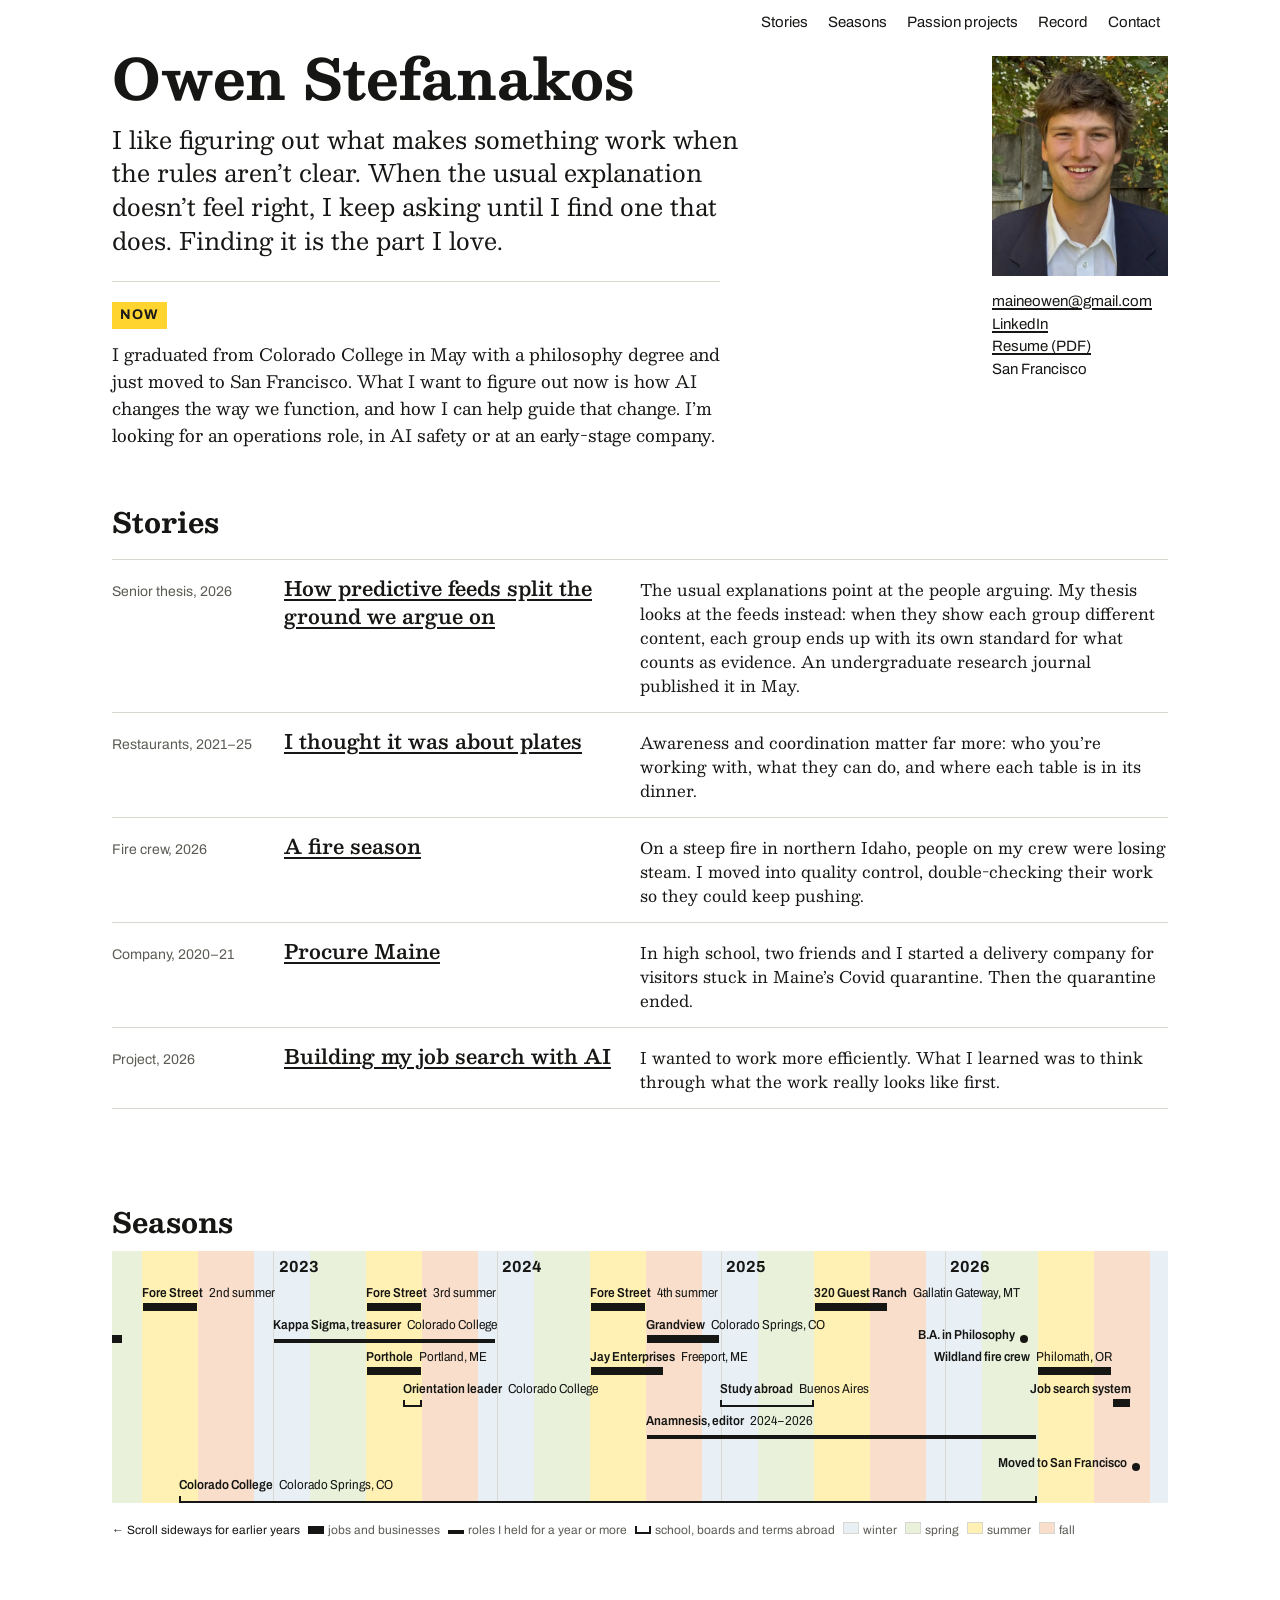
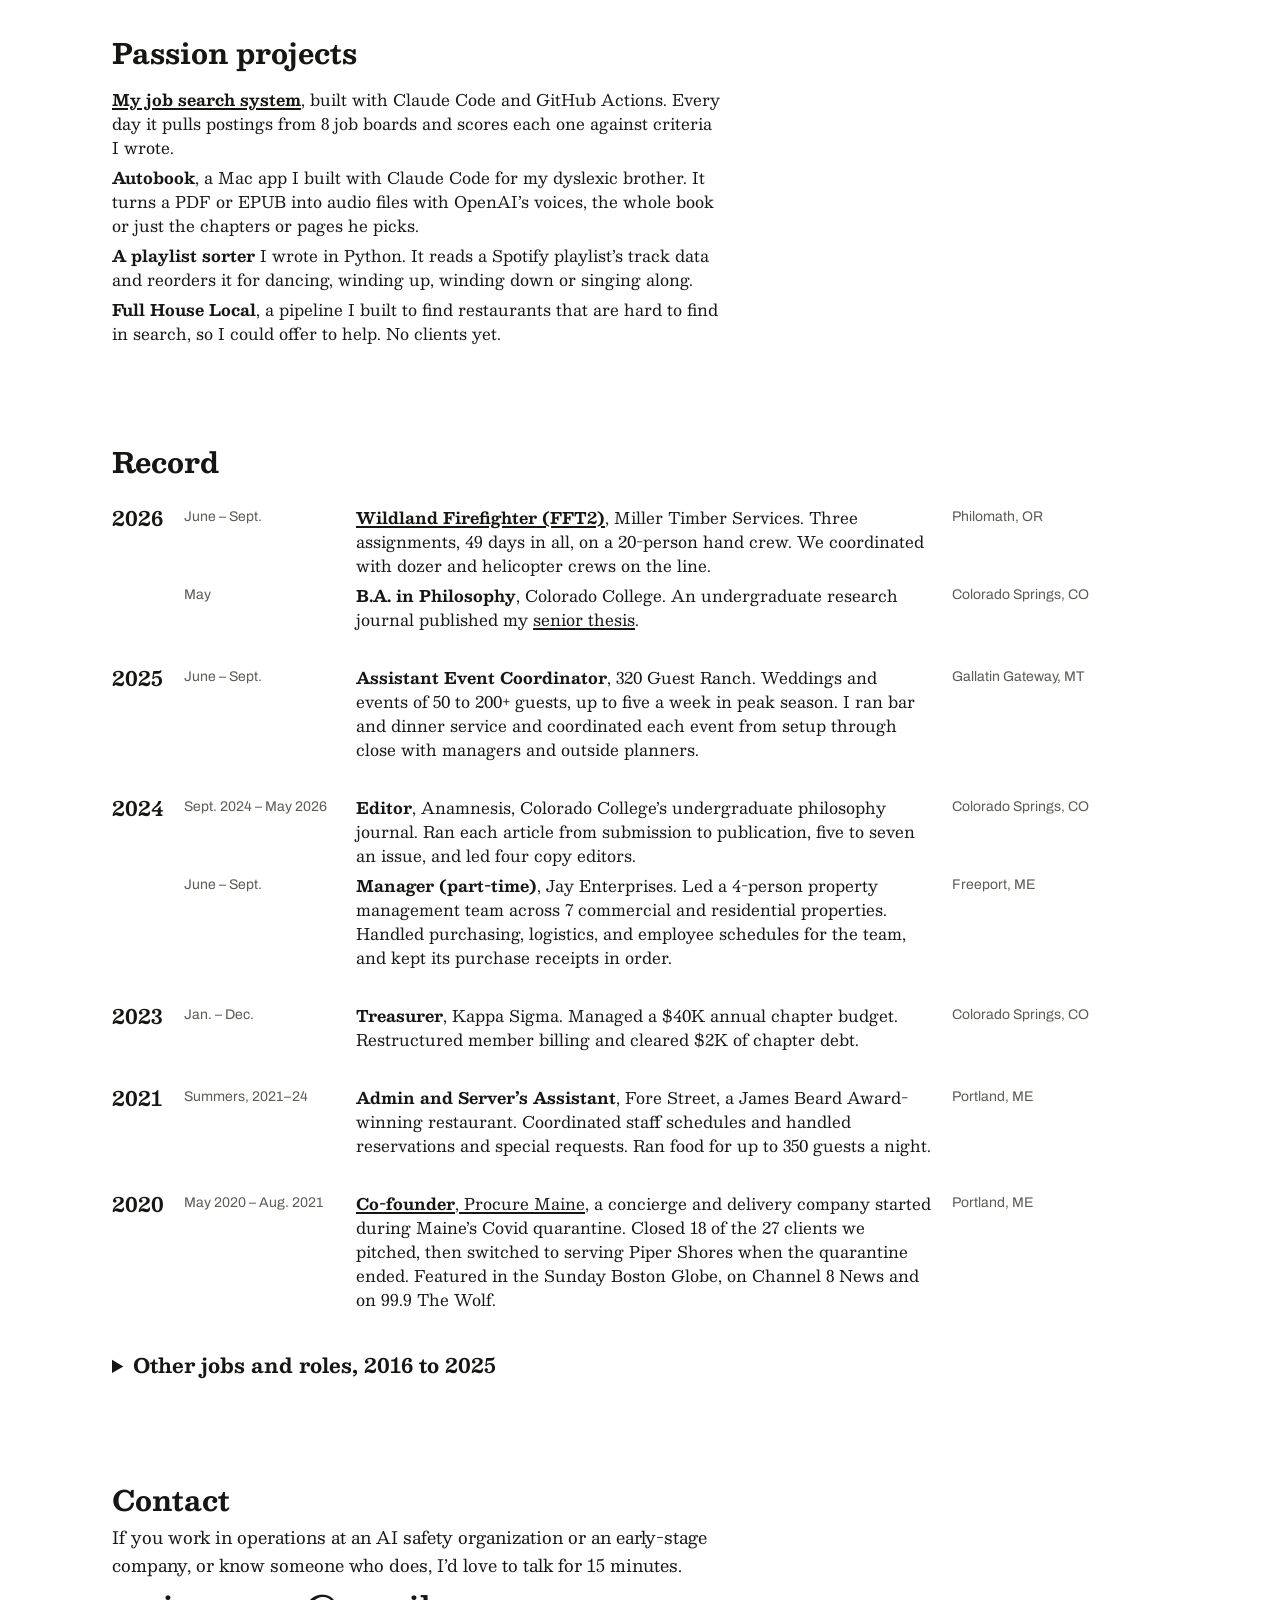
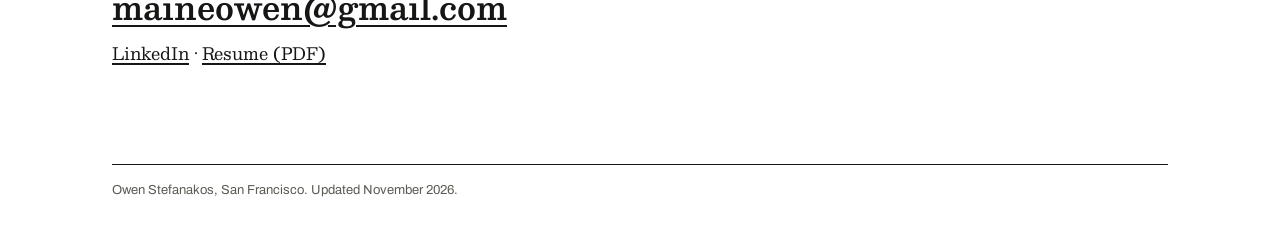
<file: index.html>
<!DOCTYPE html>
<html lang="en">
<head>
<meta charset="utf-8">
<meta name="viewport" content="width=device-width,initial-scale=1">
<title>Owen Stefanakos</title>
<meta name="description" content="Philosophy graduate and 2026 wildland firefighter, now in San Francisco.">
<meta name="color-scheme" content="light dark">
<meta name="theme-color" content="#ffffff" media="(prefers-color-scheme: light)">
<meta name="theme-color" content="#131312" media="(prefers-color-scheme: dark)">
<!-- The social card needs full addresses; nothing on the page itself loads from them. -->
<link rel="canonical" href="https://owenstef.github.io/">
<meta property="og:type" content="website">
<meta property="og:title" content="Owen Stefanakos">
<meta property="og:description" content="Philosophy graduate and 2026 wildland firefighter, now in San Francisco.">
<meta property="og:url" content="https://owenstef.github.io/">
<meta property="og:image" content="https://owenstef.github.io/img/preview.png">
<meta property="og:image:width" content="1200">
<meta property="og:image:height" content="630">
<meta property="og:image:alt" content="Owen Stefanakos written in large type on a white card, with one line about him beneath and his portrait photograph on the right.">
<meta name="twitter:card" content="summary_large_image">
<link rel="icon" href="img/favicon.png" type="image/png" sizes="32x32">
<link rel="apple-touch-icon" href="img/apple-touch-icon.png">
<link rel="preload" href="fonts/besley-latin-wght-normal.woff2" as="font" type="font/woff2" crossorigin>
<link rel="preload" href="fonts/archivo-latin-wdth-normal.woff2" as="font" type="font/woff2" crossorigin>
<link rel="stylesheet" href="style.css">
</head>
<body>
<!--
HOW THIS PAGE IS PUT TOGETHER (the full guide is README.md)
- Top to bottom: top line, opening, Stories, Seasons (the timeline), Passion projects, Record, Contact.
- The timeline shows every job and role. The Record lists only the ones with a result to give.
  A new job goes in the timeline; add a record line when there is a number or an outcome to say.
- Anything marked class="fill" is filler to replace with your own words.
- A photo slot is a <figure class="ph">. To put a picture in, see README.md "Add a photo".
- Colours, fonts and widths are the tokens at the top of style.css.
-->
<a class="skip" href="#main">Skip to the page</a>

<header class="wrap top">
<nav aria-label="Sections">
<ul>
<li><a href="#stories">Stories</a></li>
<li class="nav-seasons"><a href="#seasons">Seasons</a></li>
<li><a href="#passion">Passion projects</a></li>
<li><a href="#record">Record</a></li>
<li><a href="#contact">Contact</a></li>
</ul>
</nav>
</header>

<main id="main" class="wrap">

<div class="mast">
<h1>Owen Stefanakos</h1>
<!-- OWEN: the opener you chose on 2026-11-17 ("lets go with 1 for right now"). The first sentence is yours from the call with your editor ("figure out what makes things work", "when the rules by which something functions aren't clear"); "doesn't feel right", "asking" and "finding it" are your phrases, the sentences around them are drafted for you. Edit freely. -->
<p class="intro">I like figuring out what makes something work when the rules aren’t clear. When the usual explanation doesn’t feel right, I keep asking until I find one that does. Finding it is the part I love.</p>
<!-- OWEN: the Now line you approved on 2026-11-17 ("A, put it in"). "how AI changes the way we function" and "help guide" are your words; no "Now" label and no mention of a first job, at your call. Edit freely. -->
<!-- OWEN (2026-11-19): last sentence approved in chat, added after 12 blind readers said the site never names a role. Operations is the job; AI safety or an early-stage company is the setting (your call). -->
<p class="now"><b>Now</b> I graduated from Colorado College in May with a philosophy degree and just moved to San Francisco. What I want to figure out now is how AI changes the way we function, and how I can help guide that change. I’m looking for an operations role, in AI safety or at an early-stage company.</p>
<div class="mast-side">
<figure class="photo portrait"><img src="img/portrait.webp" alt="Owen Stefanakos, smiling, in a navy blazer and white shirt, outdoors in front of a wooden fence." width="400" height="500"></figure>
<div class="lines">
<p><a href="mailto:maineowen@gmail.com">maineowen@gmail.com</a></p>
<p><a href="https://www.linkedin.com/in/owenstefanakos/">LinkedIn</a></p>
<p><a href="owen-stefanakos-resume.pdf">Resume (PDF)</a></p>
<p>San Francisco</p>
</div>
</div>
</div>

<section id="stories" aria-labelledby="stories-h">
<h2 id="stories-h">Stories</h2>
<!-- DRAFT, OWEN: each line is the question its page opens on. TO ADD ONE: copy a whole <li>, change the kind and year, the link, the title and the line. -->
<ol class="stories">
<li>
<span class="kind">Senior thesis, 2026</span>
<!-- OWEN: approved 2026-11-19. Retitled after the blind review, because skimmers didn't see that the thesis is about feeds and prediction. "The usual explanations point at the people arguing" is the line you approved on 2026-11-17; "predictive", "standards for what counts as evidence" and "the ground" come from your thesis slides. "Undergraduate research journal" matches the Record. Old title: "Why public discussion feels different now". -->
<h3><a href="thesis/">How predictive feeds split the ground we argue on</a></h3>
<p>The usual explanations point at the people arguing. My thesis looks at the feeds instead: when they show each group different content, each group ends up with its own standard for what counts as evidence. An undergraduate research journal published it in May.</p>
</li>
<li>
<span class="kind">Restaurants, 2021–25</span>
<!-- OWEN: approved 2026-11-19. "find the gap and fill it" and the grout line now live only on the kitchens page (10 of 12 readers said they read as a slogan by the third use, 2026-11-19). The title and line are your kitchens page words: the approved header "I thought it was about plates" and your "Be the grout" paragraph, trimmed (2026-11-19: guests not noticing is true but not the takeaway). -->
<h3><a href="kitchens/">I thought it was about plates</a></h3>
<p>Awareness and coordination matter far more: who you’re working with, what they can do, and where each table is in its dinner.</p>
</li>
<li>
<span class="kind">Fire crew, 2026</span>
<!-- OWEN: approved 2026-11-19. replaces "Out of the frying pan..." (readers found it too cute, 2026-11-19). Built from your hillside scene on the fire page. -->
<h3><a href="fire-season/">A fire season</a></h3>
<p>On a steep fire in northern Idaho, people on my crew were losing steam. I moved into quality control, double-checking their work so they could keep pushing.</p>
</li>
<li>
<span class="kind">Company, 2020–21</span>
<h3><a href="procure-maine/">Procure Maine</a></h3>
<!-- OWEN: "In high school" added at your OK, 2026-11-17; the rest was already there. -->
<p>In high school, two friends and I started a delivery company for visitors stuck in Maine’s Covid quarantine. Then the quarantine ended.</p>
</li>
<li>
<span class="kind">Project, 2026</span>
<!-- OWEN: your line, 2026-11-17, with "first" added at your OK; the title is drafted and you approved it. -->
<h3><a href="job-search-system/">Building my job search with AI</a></h3>
<p>I wanted to work more efficiently. What I learned was to think through what the work really looks like first.</p>
</li>
</ol>
</section>

<section id="seasons" aria-labelledby="seasons-h">
<h2 id="seasons-h">Seasons</h2>
<!--
TO ADD A BAR: copy one <li> line in the list below, then change
  - the kind: "job" (solid line: paid work or a business), "led" (thin band: a role you held for a year or more, as co-founder, editor or treasurer), "role" (bracket: school role, board, study abroad), "mark" (a dot: a single month);
  - y and f: the year and first month (y26 f6 = June 2026);
  - t, and e if it ends in a later year: the last month, and its year (y24 f9 e26 t5 = September 2024 to May 2026). A "mark" has f only;
  - back: add to a bar near the end of 2026 so its label reads leftward instead of running past the edge;
  - l1 to l6: the lane (row). Pick one where the words have room: a label runs right from the start of its bar, past the bar if it is longer;
  - the words inside it: what, then where.
A thing that runs over several years is one bar. A thing that is separate each year (Fore Street's summers) is one bar a year.
To add a year, add a y-numeral in the first list, and a column in the CSS (.tl-in grid-template-columns, and the y and e classes).
-->
<div class="tl" tabindex="0" role="region" aria-label="Timeline of Owen’s jobs, businesses, longer roles and terms abroad, by month, 2016 to 2026. It scrolls sideways and opens at 2026. The ones with results are listed under Record.">
<div class="tl-in">
<ol><li class="yl y16">2016</li><li class="yl y17">2017</li><li class="yl y18">2018</li><li class="yl y19">2019</li><li class="yl y20">2020</li><li class="yl y21">2021</li><li class="yl y22">2022</li><li class="yl y23">2023</li><li class="yl y24">2024</li><li class="yl y25">2025</li><li class="yl y26">2026</li></ol>
<ol>
<li class="b led l1 y16 f8 e21 t11"><span class="lb"><b>Southern Maine MTB Syndicate, co-founder</b> <span>2016–2021</span></span></li>
<li class="b job l2 y17 f6 t9"><span class="lb"><b>The Walking Company</b> <span>Freeport, ME</span></span></li>
<li class="b role l7 y17 f9 e21 t5"><span class="lb"><b>Maine Coast Waldorf High School</b> <span>Freeport, ME</span></span></li>
<li class="b role l5 y18 f6 e20 t9"><span class="lb"><b>Boys to Men, youth council</b> <span>Southern Maine</span></span></li>
<li class="b role l2 y19 f1 t4"><span class="lb"><b>Exchange student</b> <span>Saint-Genis-Laval, France</span></span></li>
<li class="b job l3 y19 f8 e20 t2"><span class="lb"><b>Patagonia</b> <span>Freeport, ME</span></span></li>
<li class="b role l4 y20 f1 t9"><span class="lb"><b>Safe BAE, youth board member</b> <span>Portland, ME</span></span></li>
<li class="b job l2 y20 f5 e21 t8"><span class="lb"><b>Procure Maine</b> <span>Portland, ME</span></span></li>
<li class="b job l3 y21 f3 t8"><span class="lb"><b>Fore Street</b> <span>Portland, ME</span></span></li>
<li class="b job l2 y21 f10 e22 t4"><span class="lb"><b>Alf’s</b> <span>Alta, UT</span></span></li>
<li class="b job l1 y22 f6 t8"><span class="lb"><b>Fore Street</b> <span>2nd summer</span></span></li>
<li class="b role l7 y22 f8 e26 t5"><span class="lb"><b>Colorado College</b> <span>Colorado Springs, CO</span></span></li>
<li class="b led l2 y23 f1 t12"><span class="lb"><b>Kappa Sigma, treasurer</b> <span>Colorado College</span></span></li>
<li class="b job l1 y23 f6 t8"><span class="lb"><b>Fore Street</b> <span>3rd summer</span></span></li>
<li class="b job l3 y23 f6 t8"><span class="lb"><b>Porthole</b> <span>Portland, ME</span></span></li>
<li class="b role l4 y23 f8 t8"><span class="lb"><b>Orientation leader</b> <span>Colorado College</span></span></li>
<li class="b job l1 y24 f6 t8"><span class="lb"><b>Fore Street</b> <span>4th summer</span></span></li>
<li class="b job l3 y24 f6 t9"><span class="lb"><b>Jay Enterprises</b> <span>Freeport, ME</span></span></li>
<li class="b job l2 y24 f9 t12"><span class="lb"><b>Grandview</b> <span>Colorado Springs, CO</span></span></li>
<li class="b led l5 y24 f9 e26 t5"><span class="lb"><b>Anamnesis, editor</b> <span>2024–2026</span></span></li>
<li class="b role l4 y25 f1 t5"><span class="lb"><b>Study abroad</b> <span>Buenos Aires</span></span></li>
<li class="b job l1 y25 f6 t9"><span class="lb"><b>320 Guest Ranch</b> <span>Gallatin Gateway, MT</span></span></li>
<li class="b mark back l2 y26 f5"><span class="lb"><b>B.A. in Philosophy</b></span></li>
<li class="b job back l3 y26 f6 t9"><span class="lb"><b>Wildland fire crew</b> <span>Philomath, OR</span></span></li>
<li class="b job back l4 y26 f10 t10"><span class="lb"><b>Job search system</b></span></li>
<li class="b mark back l6 y26 f11"><span class="lb"><b>Moved to San Francisco</b></span></li>
</ol>
</div>
</div>
<p class="key"><span class="cue">← Scroll sideways for earlier years</span><span><i></i>jobs and businesses</span><span><i class="l"></i>roles I held for a year or more</span><span><i class="o"></i>school, boards and terms abroad</span><span><i class="s" style="--c:var(--winter)"></i>winter</span><span><i class="s" style="--c:var(--spring)"></i>spring</span><span><i class="s" style="--c:var(--summer)"></i>summer</span><span><i class="s" style="--c:var(--fall)"></i>fall</span></p>
</section>

<section id="passion" class="passion" aria-labelledby="passion-h">
<h2 id="passion-h">Passion projects</h2>
<ul>
<!-- DRAFT, OWEN (2026-11-19, after the blind read): new first line. It is the one project with something to show, so it leads and links to its page. Facts from evidence job-search-agent. -->
<li><a href="job-search-system/"><strong>My job search system</strong></a>, built with Claude Code and GitHub Actions. Every day it pulls postings from 8 job boards and scores each one against criteria I wrote.</li>
<!-- OWEN: "for my dyslexic brother" is your editor's wording; you confirmed it is true and that he is fine with it, 2026-11-17. DRAFT, OWEN (2026-11-19, from your screenshot of Autobook and its Info.plist): what it does is now in the line. Want the screenshot on the page too? -->
<li><strong>Autobook</strong>, a Mac app I built with Claude Code for my dyslexic brother. It turns a PDF or EPUB into audio files with OpenAI’s voices, the whole book or just the chapters or pages he picks.</li>
<!-- DRAFT, OWEN (2026-11-19, from the ReadMe and SpotifyReorderCode.py you sent): Owen, 2026-11-19: name neither the class nor the co-authors, and "I wrote" without "with two others" (he wrote it; the ReadMe lists three authors). Don't link the code as it stands: it has the Spotify client secret in it. -->
<li><strong>A playlist sorter</strong> I wrote in Python. It reads a Spotify playlist’s track data and reorders it for dancing, winding up, winding down or singing along.</li>
<!-- DRAFT, OWEN (2026-11-19): reworded. Drops "Google Maps data feeding Zapier outreach", which a grantmaker read as growth-hacky next to your thesis, and answers "did it go anywhere" with the master's own "no clients yet". Owen, 2026-11-19: keep it. It claims no lesson until he gives one. -->
<li><strong>Full House Local</strong>, a pipeline I built to find restaurants that are hard to find in search, so I could offer to help. No clients yet.</li>
</ul>
</section>

<section id="record" aria-labelledby="record-h">
<h2 id="record-h">Record</h2>
<!-- YEAR: copy a whole <div class="yrow"> for a new year; copy one <li class="entry"> for a new line. -->
<div class="rec">
<!-- Two parts. First, the work you want people to see first, newest first. Then every other job and role behind the fold, newest first, so a phone (where the timeline is hidden) still carries them all: Buenos Aires, Grandview, Porthole, the orientation leader line and the France exchange are there for that reason. DRAFT, OWEN: these lines are drafts from config/evidence.yml, except the Jay Enterprises and bike team lines, which are your own resume wording (owen: true). The Walking Company year still waits on walking-company-year. -->
<div class="yrow">
<h3>2026</h3>
<ol>
<!-- DRAFT, OWEN (2026-11-19): rewritten so the numbers come first and the coordination shows (fft2-crew, fft2-fireline). -->
<li class="entry"><span class="when">June – Sept.</span><span class="what"><a href="fire-season/"><strong>Wildland Firefighter (FFT2)</strong></a>, Miller Timber Services. Three assignments, 49 days in all, on a 20-person hand crew. We coordinated with dozer and helicopter crews on the line.</span><span class="where">Philomath, OR</span></li>
<li class="entry"><span class="when">May</span><span class="what"><strong>B.A. in Philosophy</strong>, Colorado College. An undergraduate research journal published my <a href="thesis/">senior thesis</a>.</span><span class="where">Colorado Springs, CO</span></li>
</ol>
</div>
<div class="yrow">
<h3>2025</h3>
<ol>
<!-- DRAFT, OWEN (2026-11-19): rewritten, the scale first, then the coordination (ranch-events, ranch-coordination). -->
<li class="entry"><span class="when">June – Sept.</span><span class="what"><strong>Assistant Event Coordinator</strong>, 320 Guest Ranch. Weddings and events of 50 to 200+ guests, up to five a week in peak season. I ran bar and dinner service and coordinated each event from setup through close with managers and outside planners.</span><span class="where">Gallatin Gateway, MT</span></li>
</ol>
</div>
<div class="yrow">
<h3>2024</h3>
<ol>
<!-- DRAFT, OWEN (2026-11-19): reordered so the workflow comes before the team (anamnesis-workflow). -->
<li class="entry"><span class="when">Sept. 2024 – May 2026</span><span class="what"><strong>Editor</strong>, Anamnesis, Colorado College’s undergraduate philosophy journal. Ran each article from submission to publication, five to seven an issue, and led four copy editors.</span><span class="where">Colorado Springs, CO</span></li>
<!-- OWEN: the second sentence is your own resume wording (jay-ops, owen: true), added 2026-11-19. -->
<li class="entry"><span class="when">June – Sept.</span><span class="what"><strong>Manager (part-time)</strong>, Jay Enterprises. Led a 4-person property management team across 7 commercial and residential properties. Handled purchasing, logistics, and employee schedules for the team, and kept its purchase receipts in order.</span><span class="where">Freeport, ME</span></li>
</ol>
</div>
<div class="yrow">
<h3>2023</h3>
<ol>
<li class="entry"><span class="when">Jan. – Dec.</span><span class="what"><strong>Treasurer</strong>, Kappa Sigma. Managed a $40K annual chapter budget. Restructured member billing and cleared $2K of chapter debt.</span><span class="where">Colorado Springs, CO</span></li>
</ol>
</div>
<div class="yrow">
<h3>2021</h3>
<ol>
<!-- DRAFT, OWEN (2026-11-19): reordered so the admin work comes first (fore-street-admin, then fore-street-volume). -->
<li class="entry"><span class="when">Summers, 2021–24</span><span class="what"><strong>Admin and Server’s Assistant</strong>, Fore Street, a James Beard Award-winning restaurant. Coordinated staff schedules and handled reservations and special requests. Ran food for up to 350 guests a night.</span><span class="where">Portland, ME</span></li>
</ol>
</div>
<div class="yrow">
<h3>2020</h3>
<ol>
<li class="entry"><span class="when">May 2020 – Aug. 2021</span><span class="what"><a href="procure-maine/"><strong>Co-founder</strong>, Procure Maine</a>, a concierge and delivery company started during Maine’s Covid quarantine. Closed 18 of the 27 clients we pitched, then switched to serving Piper Shores when the quarantine ended. Featured in the Sunday Boston Globe, on Channel 8 News and on 99.9 The Wolf.</span><span class="where">Portland, ME</span></li>
</ol>
</div>
<details class="earlier">
<summary>Other jobs and roles, 2016 to 2025</summary>
<div class="yrow">
<h3>2025</h3>
<ol>
<li class="entry"><span class="when">Jan. – May</span><span class="what"><strong>Study abroad</strong>. Lived with a host family; coursework and daily life in Spanish.</span><span class="where">Buenos Aires, Argentina</span></li>
</ol>
</div>
<div class="yrow">
<h3>2024</h3>
<ol>
<li class="entry"><span class="when">Sept. – Dec.</span><span class="what"><strong>Barback</strong>, Grandview Restaurant, Garden of the Gods Country Club.</span><span class="where">Colorado Springs, CO</span></li>
</ol>
</div>
<div class="yrow">
<h3>2023</h3>
<ol>
<li class="entry"><span class="when">Aug.</span><span class="what"><strong>Orientation Leader</strong>, Colorado College.</span><span class="where">Colorado Springs, CO</span></li>
<li class="entry"><span class="when">June – Aug.</span><span class="what"><strong>Server and Barback</strong>, Porthole Restaurant.</span><span class="where">Portland, ME</span></li>
</ol>
</div>
<div class="yrow">
<h3>2021</h3>
<ol>
<li class="entry"><span class="when">Oct. 2021 – Apr. 2022</span><span class="what"><strong>Line Cook and Cashier</strong>, Alf’s Restaurant. Split time between the line and the register, serving up to 1,000 customers a day at a ski-resort restaurant.</span><span class="where">Alta, UT</span></li>
</ol>
</div>
<div class="yrow">
<h3>2020</h3>
<ol>
<li class="entry"><span class="when">Jan. – Sept.</span><span class="what"><strong>Youth member of the board</strong>, Safe BAE, a national organization working to prevent sexual assault in schools.</span><span class="where">Portland, ME</span></li>
</ol>
</div>
<div class="yrow">
<h3>2019</h3>
<ol>
<li class="entry"><span class="when">Aug. 2019 – Feb. 2020</span><span class="what"><strong>Sales Associate</strong>, Patagonia. Sold technical outdoor clothing at the busiest Patagonia store outside Ventura, working with 50+ customers a shift.</span><span class="where">Freeport, ME</span></li>
<li class="entry"><span class="when">Jan. – Apr.</span><span class="what"><strong>Foreign exchange</strong>. Lived with a French family and attended local school.</span><span class="where">Saint-Genis-Laval, France</span></li>
</ol>
</div>
<div class="yrow">
<h3>2017</h3>
<ol>
<li class="entry"><span class="when">June – Sept.</span><span class="what"><strong>Sales Associate</strong>, The Walking Company. Named top salesperson of the month three months in a row.</span><span class="where">Freeport, ME</span></li>
</ol>
</div>
<div class="yrow">
<h3>2016</h3>
<ol>
<li class="entry"><span class="when">Aug. 2016 – Nov. 2021</span><span class="what"><strong>Co-founder and racer</strong>, Southern Maine MTB Syndicate. Helped found a high school mountain bike team that grew to 40+ racers within two years.</span><span class="where">Portland, ME</span></li>
</ol>
</div>
</details>
</div>

</section>

<section id="contact" aria-labelledby="contact-h">
<h2 id="contact-h">Contact</h2>
<!-- OWEN: contact line you approved on 2026-11-19 ("go with 1"), replacing the 2026-11-17 line after the blind-reader review. Edit freely. -->
<p>If you work in operations at an AI safety organization or an early-stage company, or know someone who does, I’d love to talk for 15 minutes.</p>
<a class="email" href="mailto:maineowen@gmail.com">maineowen@gmail.com</a>
<p class="contact-more"><a href="https://www.linkedin.com/in/owenstefanakos/">LinkedIn</a> · <a href="owen-stefanakos-resume.pdf">Resume (PDF)</a></p>
</section>

</main>

<footer class="wrap">
<div class="foot">
<p>Owen Stefanakos, San Francisco. Updated November 2026.</p>
</div>
</footer>
</body>
</html>
</file>
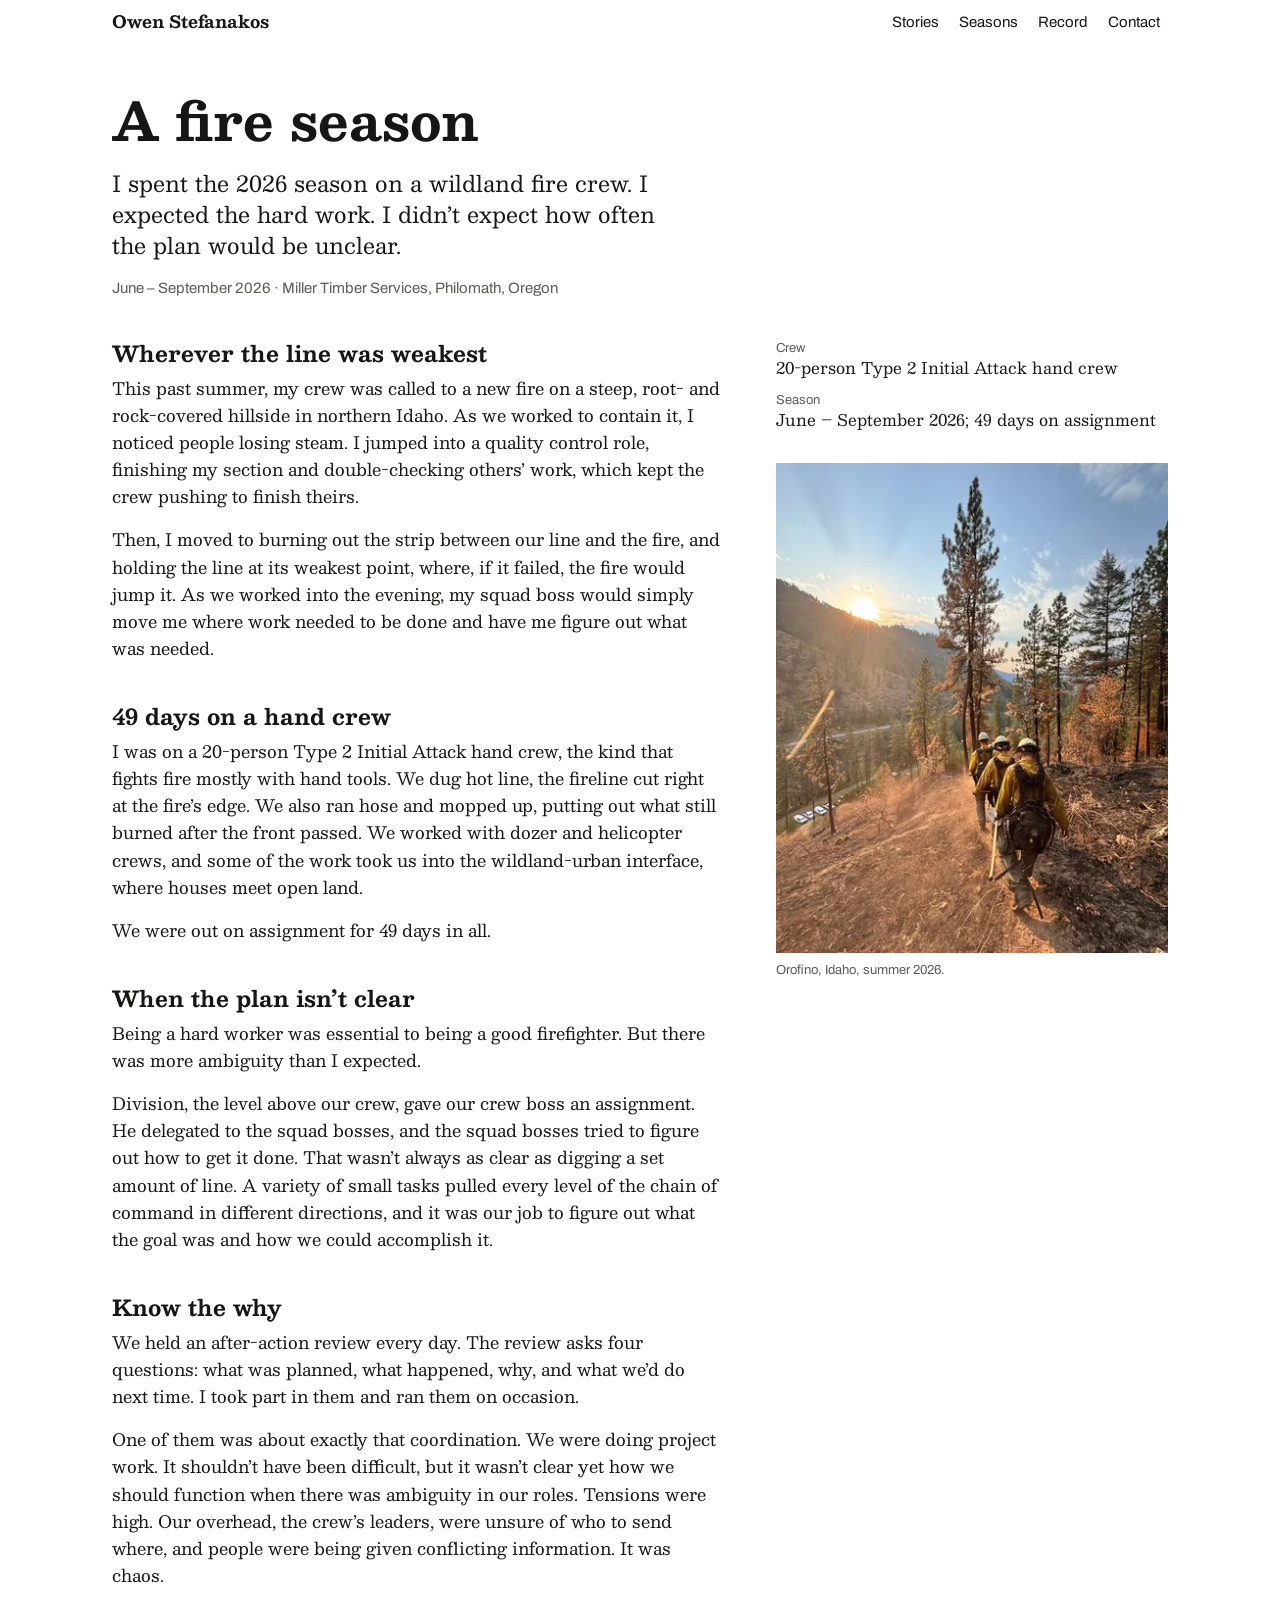
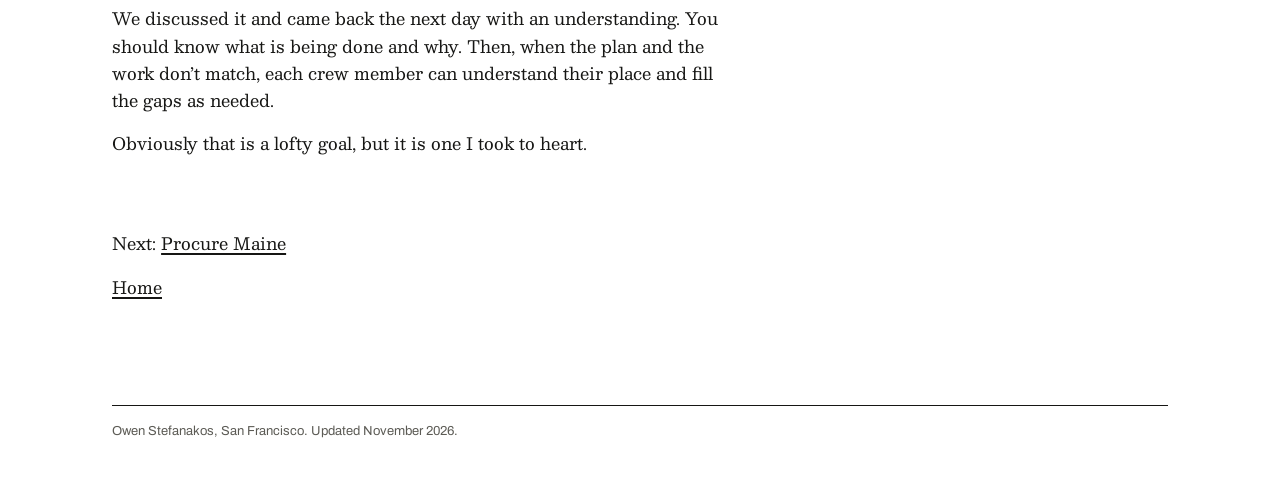
<file: fire-season/index.html>
<!DOCTYPE html>
<html lang="en">
<head>
<meta charset="utf-8">
<meta name="viewport" content="width=device-width,initial-scale=1">
<title>A fire season · Owen Stefanakos</title>
<meta name="description" content="Owen Stefanakos on his 2026 wildland fire season: 49 days with a 20-person hand crew out of Philomath, Oregon.">
<meta name="color-scheme" content="light dark">
<meta name="theme-color" content="#ffffff" media="(prefers-color-scheme: light)">
<meta name="theme-color" content="#131312" media="(prefers-color-scheme: dark)">
<!-- The social card needs full addresses; nothing on the page itself loads from them. -->
<link rel="canonical" href="https://owenstef.github.io/fire-season/">
<meta property="og:type" content="website">
<meta property="og:title" content="A fire season · Owen Stefanakos">
<meta property="og:description" content="Owen Stefanakos on his 2026 wildland fire season: 49 days with a 20-person hand crew out of Philomath, Oregon.">
<meta property="og:url" content="https://owenstef.github.io/fire-season/">
<meta property="og:image" content="https://owenstef.github.io/img/preview.png">
<meta property="og:image:width" content="1200">
<meta property="og:image:height" content="630">
<meta property="og:image:alt" content="Owen Stefanakos written in large type on a white card, with one line about him beneath and his portrait photograph on the right.">
<meta name="twitter:card" content="summary_large_image">
<link rel="icon" href="../img/favicon.png" type="image/png" sizes="32x32">
<link rel="apple-touch-icon" href="../img/apple-touch-icon.png">
<link rel="preload" href="../fonts/besley-latin-wght-normal.woff2" as="font" type="font/woff2" crossorigin>
<link rel="preload" href="../fonts/archivo-latin-wdth-normal.woff2" as="font" type="font/woff2" crossorigin>
<link rel="stylesheet" href="../style.css">
</head>
<body>
<a class="skip" href="#main">Skip to the page</a>

<header class="wrap top">
<a class="name" href="../">Owen Stefanakos</a>
<nav aria-label="Sections">
<ul>
<li><a href="../#stories">Stories</a></li>
<li class="nav-seasons"><a href="../#seasons">Seasons</a></li>
<li><a href="../#record">Record</a></li>
<li><a href="../#contact">Contact</a></li>
</ul>
</nav>
</header>

<main id="main" class="wrap">
<article>
<header class="pagehead">
<h1>A fire season</h1>
<!-- OWEN: approved 2026-11-19. replaces the frying-pan line (2026-11-19). Mine, built from your "more ambiguity than I expected" further down. -->
<p class="lede">I spent the 2026 season on a wildland fire crew. I expected the hard work. I didn’t expect how often the plan would be unclear.</p>
<p class="meta">June – September 2026 · Miller Timber Services, Philomath, Oregon</p>
</header>

<div class="body">
<aside class="facts side" aria-label="Facts">
<dl>
<div><dt>Crew</dt><dd>20-person Type 2 Initial Attack hand crew</dd></div>
<div><dt>Season</dt><dd>June – September 2026; 49 days on assignment</dd></div>
</dl>
</aside>

<!-- DRAFT, OWEN: the hillside scene is your MATS cover letter, word for word except "my wildland fire crew" became "my crew". "What I didn't expect" and "One review" are your words from the session (2026-11-16), trimmed and split into shorter sentences. Mine, to cut or change: "the level above our crew", "the crew's leaders", and "when the plan and the work don't match" (you said "approach incongruity"). "The job" is from config/evidence.yml (fft2-crew, fft2-fireline, fft2-aar) with plain-English explanations I added. The line "That was the job: find the gap and fill it." is mine, added because you asked the fire and restaurant pages to hammer that point. -->
<!-- OWEN: the four section headers were drafted from your sentences on this page and approved by you on 2026-11-17. -->
<h2 id="a-hillside">Wherever the line was weakest</h2>
<figure class="photo side"><img src="../img/fire-crew.webp" srcset="../img/fire-crew.webp 1x, ../img/fire-crew@2x.webp 2x" alt="Three firefighters in yellow shirts and helmets walk single file down a burned slope, tools in hand, with the sun low over a river valley." width="400" height="500"><figcaption>Orofino, Idaho, summer 2026.</figcaption></figure>
<p>This past summer, my crew was called to a new fire on a steep, root- and rock-covered hillside in northern Idaho. As we worked to contain it, I noticed people losing steam. I jumped into a quality control role, finishing my section and double-checking others’ work, which kept the crew pushing to finish theirs.</p>
<p>Then, I moved to burning out the strip between our line and the fire, and holding the line at its weakest point, where, if it failed, the fire would jump it. As we worked into the evening, my squad boss would simply move me where work needed to be done and have me figure out what was needed.</p>
<!-- OWEN: approved 2026-11-19. cut "That was the job: find the gap and fill it." (mine, not yours); the squad-boss sentence now ends the scene. -->

<h2 id="the-job">49 days on a hand crew</h2>
<p>I was on a 20-person Type 2 Initial Attack hand crew, the kind that fights fire mostly with hand tools. We dug hot line, the fireline cut right at the fire’s edge. We also ran hose and mopped up, putting out what still burned after the front passed. We worked with dozer and helicopter crews, and some of the work took us into the wildland-urban interface, where houses meet open land.</p>
<p>We were out on assignment for 49 days in all.</p>

<h2 id="what-i-didnt-expect">When the plan isn’t clear</h2>
<p>Being a hard worker was essential to being a good firefighter. But there was more ambiguity than I expected.</p>
<p>Division, the level above our crew, gave our crew boss an assignment. He delegated to the squad bosses, and the squad bosses tried to figure out how to get it done. That wasn’t always as clear as digging a set amount of line. A variety of small tasks pulled every level of the chain of command in different directions, and it was our job to figure out what the goal was and how we could accomplish it.</p>

<!-- OWEN: approved 2026-11-19. header was "Know the why, fill the gaps" (you approved it 2026-11-17); trimmed so the gap line stays on the kitchens page. Your "fill the gaps as needed" below is unchanged. Put it back if you prefer. -->
<h2 id="one-review">Know the why</h2>
<p>We held an after-action review every day. The review asks four questions: what was planned, what happened, why, and what we’d do next time. I took part in them and ran them on occasion.</p>
<p>One of them was about exactly that coordination. We were doing project work. It shouldn’t have been difficult, but it wasn’t clear yet how we should function when there was ambiguity in our roles. Tensions were high. Our overhead, the crew’s leaders, were unsure of who to send where, and people were being given conflicting information. It was chaos.</p>
<p>We discussed it and came back the next day with an understanding. You should know what is being done and why. Then, when the plan and the work don’t match, each crew member can understand their place and fill the gaps as needed.</p>
<p>Obviously that is a lofty goal, but it is one I took to heart.</p>
</div>
</article>

<nav class="next" aria-label="Next page">
<p>Next: <a href="../procure-maine/">Procure Maine</a></p>
<p><a href="../">Home</a></p>
</nav>
</main>

<footer class="wrap">
<div class="foot">
<p>Owen Stefanakos, San Francisco. Updated November 2026.</p>
</div>
</footer>
</body>
</html>
</file>
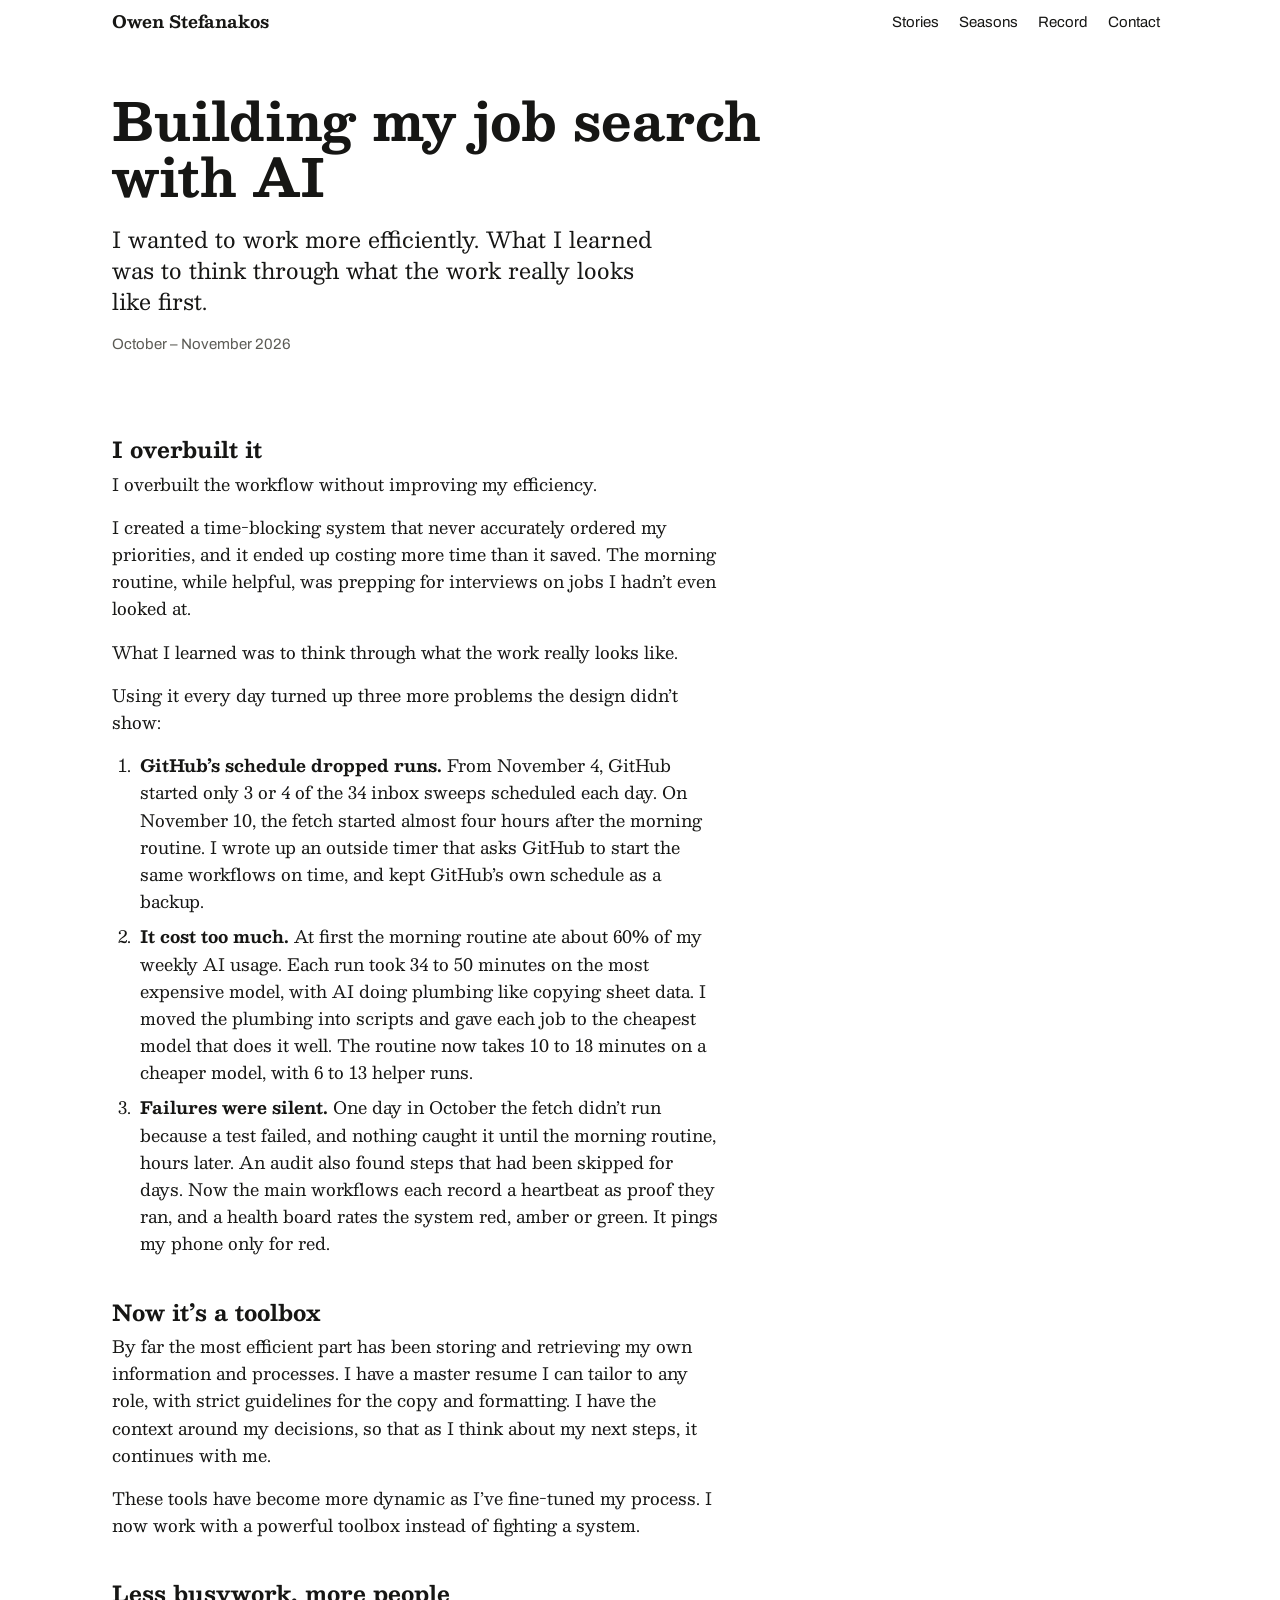
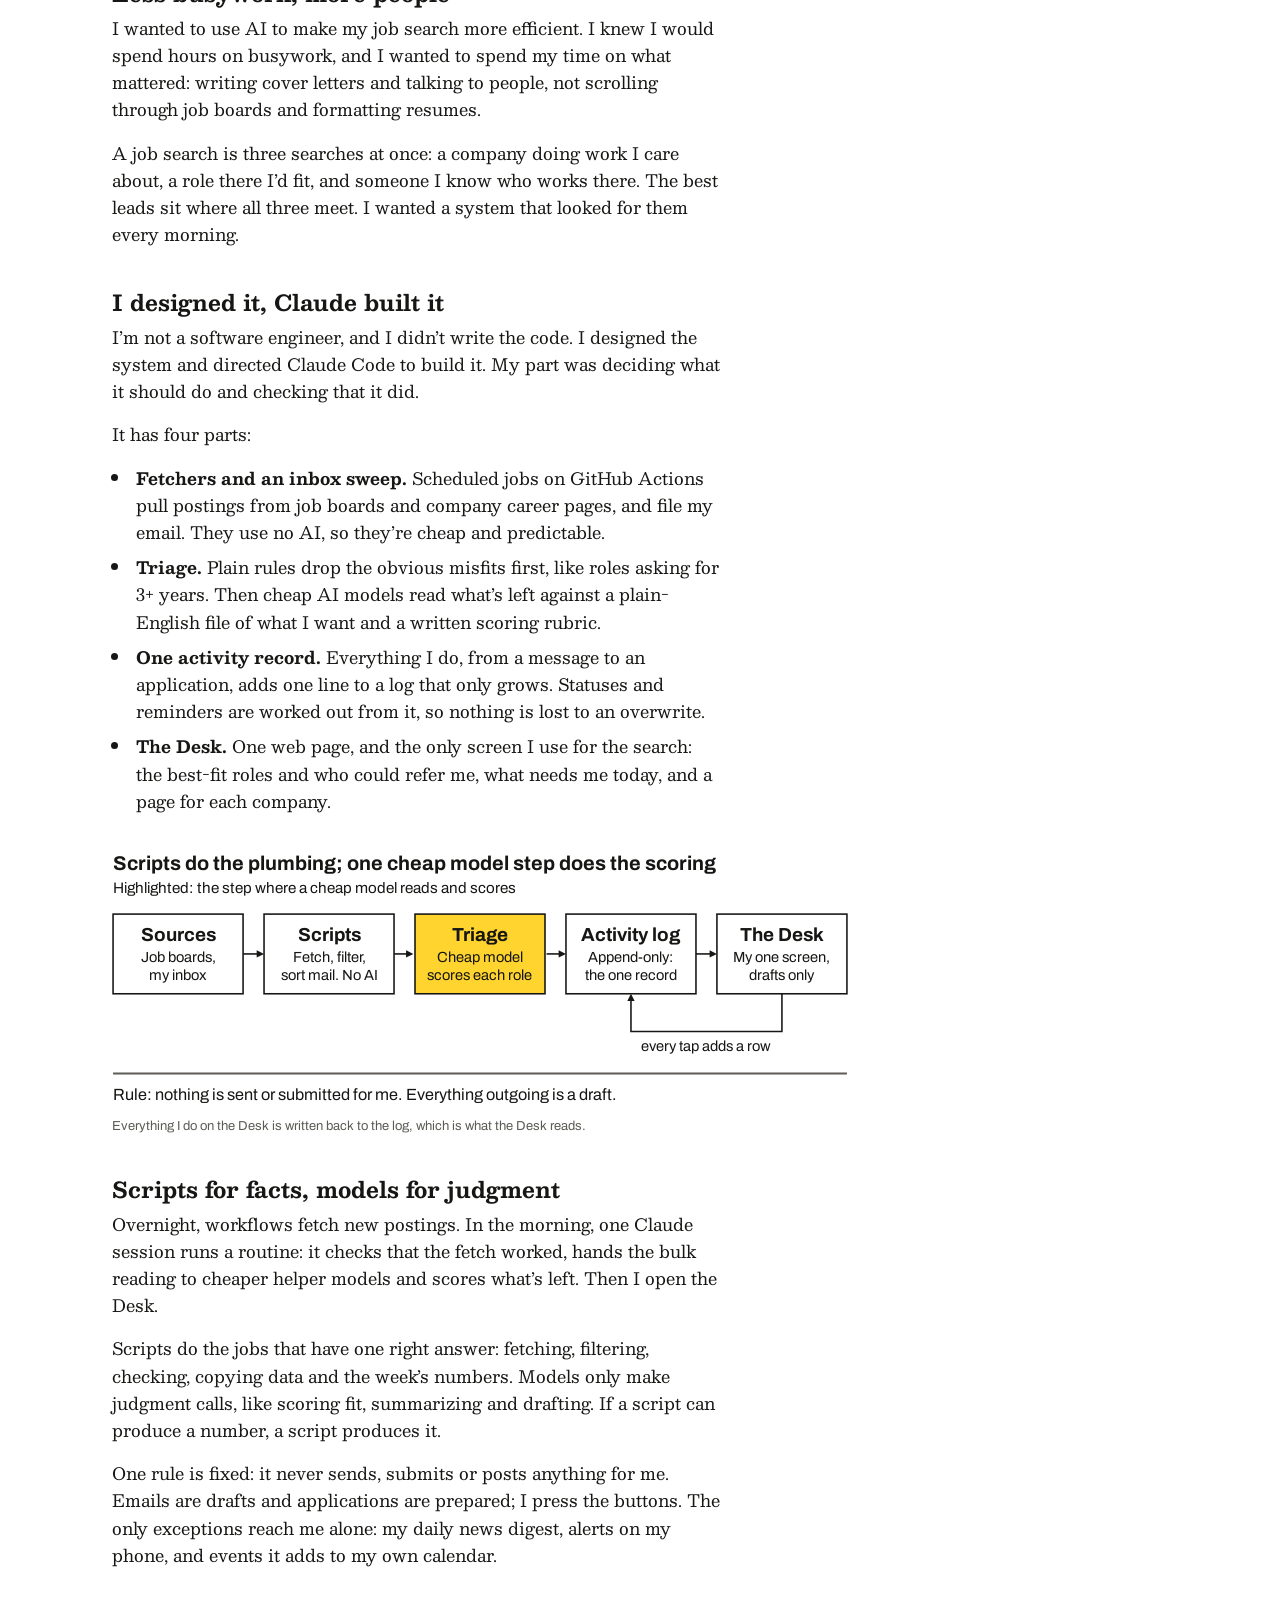
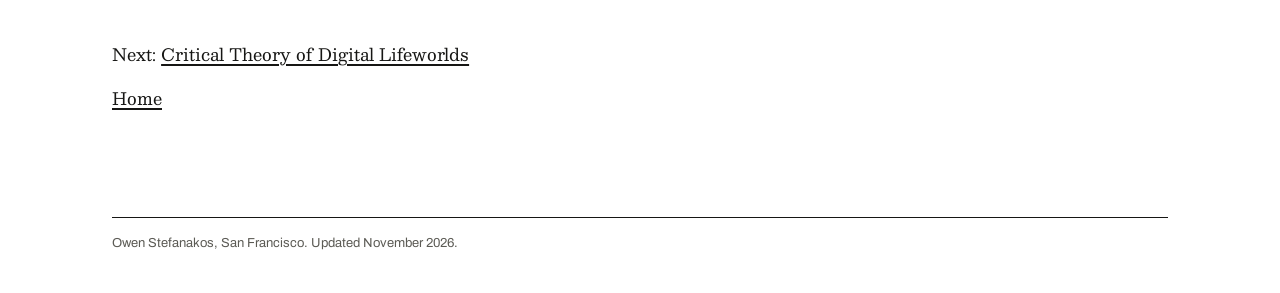
<file: job-search-system/index.html>
<!DOCTYPE html>
<html lang="en">
<head>
<meta charset="utf-8">
<meta name="viewport" content="width=device-width,initial-scale=1">
<title>Building my job search with AI · Owen Stefanakos</title>
<meta name="description" content="How I designed a job search system and built it with Claude Code: what it does, how it runs and what I found once I used it every day.">
<meta name="color-scheme" content="light dark">
<meta name="theme-color" content="#ffffff" media="(prefers-color-scheme: light)">
<meta name="theme-color" content="#131312" media="(prefers-color-scheme: dark)">
<!-- The social card needs full addresses; nothing on the page itself loads from them. -->
<link rel="canonical" href="https://owenstef.github.io/job-search-system/">
<meta property="og:type" content="website">
<meta property="og:title" content="Building my job search with AI · Owen Stefanakos">
<meta property="og:description" content="How I designed a job search system and built it with Claude Code: what it does, how it runs and what I found once I used it every day.">
<meta property="og:url" content="https://owenstef.github.io/job-search-system/">
<meta property="og:image" content="https://owenstef.github.io/img/preview.png">
<meta property="og:image:width" content="1200">
<meta property="og:image:height" content="630">
<meta property="og:image:alt" content="Owen Stefanakos written in large type on a white card, with one line about him beneath and his portrait photograph on the right.">
<meta name="twitter:card" content="summary_large_image">
<link rel="icon" href="../img/favicon.png" type="image/png" sizes="32x32">
<link rel="apple-touch-icon" href="../img/apple-touch-icon.png">
<link rel="preload" href="../fonts/besley-latin-wght-normal.woff2" as="font" type="font/woff2" crossorigin>
<link rel="preload" href="../fonts/archivo-latin-wdth-normal.woff2" as="font" type="font/woff2" crossorigin>
<link rel="stylesheet" href="../style.css">
</head>
<body>
<a class="skip" href="#main">Skip to the page</a>

<header class="wrap top">
<a class="name" href="../">Owen Stefanakos</a>
<nav aria-label="Sections">
<ul>
<li><a href="../#stories">Stories</a></li>
<li class="nav-seasons"><a href="../#seasons">Seasons</a></li>
<li><a href="../#record">Record</a></li>
<li><a href="../#contact">Contact</a></li>
</ul>
</nav>
</header>

<main id="main" class="wrap">
<article>
<header class="pagehead">
<h1>Building my job search with AI</h1>
<!-- OWEN: the home-page title and your line, used here too at your OK, 2026-11-17. -->
<p class="lede">I wanted to work more efficiently. What I learned was to think through what the work really looks like first.</p>
<p class="meta">October – November 2026</p>
</header>

<div class="body">
<!-- OWEN: the five section headers were drafted from your sentences on this page and approved by you on 2026-11-17. -->
<h2 id="what-i-found">I overbuilt it</h2>
<p>I overbuilt the workflow without improving my efficiency.</p>
<p>I created a time-blocking system that never accurately ordered my priorities, and it ended up costing more time than it saved. The morning routine, while helpful, was prepping for interviews on jobs I hadn’t even looked at.</p>
<p>What I learned was to think through what the work really looks like.</p>
<p>Using it every day turned up three more problems the design didn’t show:</p>
<ol>
<li><strong>GitHub’s schedule dropped runs.</strong> From November 4, GitHub started only 3 or 4 of the 34 inbox sweeps scheduled each day. On November 10, the fetch started almost four hours after the morning routine. I wrote up an outside timer that asks GitHub to start the same workflows on time, and kept GitHub’s own schedule as a backup.</li>
<li><strong>It cost too much.</strong> At first the morning routine ate about 60% of my weekly AI usage. Each run took 34 to 50 minutes on the most expensive model, with AI doing plumbing like copying sheet data. I moved the plumbing into scripts and gave each job to the cheapest model that does it well. The routine now takes 10 to 18 minutes on a cheaper model, with 6 to 13 helper runs.</li>
<li><strong>Failures were silent.</strong> One day in October the fetch didn’t run because a test failed, and nothing caught it until the morning routine, hours later. An audit also found steps that had been skipped for days. Now the main workflows each record a heartbeat as proof they ran, and a health board rates the system red, amber or green. It pings my phone only for red.</li>
</ol>

<h2 id="what-works">Now it’s a toolbox</h2>
<p>By far the most efficient part has been storing and retrieving my own information and processes. I have a master resume I can tailor to any role, with strict guidelines for the copy and formatting. I have the context around my decisions, so that as I think about my next steps, it continues with me.</p>
<p>These tools have become more dynamic as I’ve fine-tuned my process. I now work with a powerful toolbox instead of fighting a system.</p>
<h2 id="what-i-wanted">Less busywork, more people</h2>
<!-- DRAFT, OWEN: "What I wanted" (first paragraph), "What I found" (before the list) and "What works" are your words from the session (2026-11-16), trimmed. The rest of the prose is mine; every fact in it was checked against the repo on 2026-11-16. -->
<p>I wanted to use AI to make my job search more efficient. I knew I would spend hours on busywork, and I wanted to spend my time on what mattered: writing cover letters and talking to people, not scrolling through job boards and formatting resumes.</p>
<p>A job search is three searches at once: a company doing work I care about, a role there I’d fit, and someone I know who works there. The best leads sit where all three meet. I wanted a system that looked for them every morning.</p>

<h2 id="what-i-built">I designed it, Claude built it</h2>
<p>I’m not a software engineer, and I didn’t write the code. I designed the system and directed Claude Code to build it. My part was deciding what it should do and checking that it did.</p>
<p>It has four parts:</p>
<ul>
<li><strong>Fetchers and an inbox sweep.</strong> Scheduled jobs on GitHub Actions pull postings from job boards and company career pages, and file my email. They use no AI, so they’re cheap and predictable.</li>
<li><strong>Triage.</strong> Plain rules drop the obvious misfits first, like roles asking for 3+ years. Then cheap AI models read what’s left against a plain-English file of what I want and a written scoring rubric.</li>
<li><strong>One activity record.</strong> Everything I do, from a message to an application, adds one line to a log that only grows. Statuses and reminders are worked out from it, so nothing is lost to an overwrite.</li>
<li><strong>The Desk.</strong> One web page, and the only screen I use for the search: the best-fit roles and who could refer me, what needs me today, and a page for each company.</li>
</ul>
<figure class="wide">
<svg class="diagram diagram-wide" viewBox="29 0 702 250" role="img" aria-label="Scripts do the plumbing and one cheap model step does the scoring. Sources feed scripts, then triage, then the activity log, then the Desk; every tap on the Desk adds a row to the log.">
<text class="lbl" x="30" y="22" font-size="19">Scripts do the plumbing; one cheap model step does the scoring</text>
<text x="30" y="44" font-size="14.5">Highlighted: the step where a cheap model reads and scores</text>
<rect class="box" x="30" y="64" width="124" height="76"/>
<text class="lbl" x="92" y="90" text-anchor="middle" font-size="18">Sources</text>
<text x="92" y="110" text-anchor="middle" font-size="14">Job boards,</text><text x="92" y="127" text-anchor="middle" font-size="14">my inbox</text>
<path class="flow" d="M154 102H169"/><path class="tip" d="M174 102l-7 -3.5v7z"/>
<rect class="box" x="174" y="64" width="124" height="76"/>
<text class="lbl" x="236" y="90" text-anchor="middle" font-size="18">Scripts</text>
<text x="236" y="110" text-anchor="middle" font-size="14">Fetch, filter,</text><text x="236" y="127" text-anchor="middle" font-size="14">sort mail. No AI</text>
<path class="flow" d="M298 102H311.5"/><path class="tip" d="M316.5 102l-7 -3.5v7z"/>
<rect class="key" x="318" y="64" width="124" height="76"/>
<text class="lbl" x="380" y="90" text-anchor="middle" font-size="18">Triage</text>
<text class="on-key" x="380" y="110" text-anchor="middle" font-size="14">Cheap model</text><text class="on-key" x="380" y="127" text-anchor="middle" font-size="14">scores each role</text>
<path class="flow" d="M443.5 102H457"/><path class="tip" d="M462 102l-7 -3.5v7z"/>
<rect class="box" x="462" y="64" width="124" height="76"/>
<text class="lbl" x="524" y="90" text-anchor="middle" font-size="18">Activity log</text>
<text x="524" y="110" text-anchor="middle" font-size="14">Append-only:</text><text x="524" y="127" text-anchor="middle" font-size="14">the one record</text>
<path class="flow" d="M586 102H601"/><path class="tip" d="M606 102l-7 -3.5v7z"/>
<rect class="box" x="606" y="64" width="124" height="76"/>
<text class="lbl" x="668" y="90" text-anchor="middle" font-size="18">The Desk</text>
<text x="668" y="110" text-anchor="middle" font-size="14">My one screen,</text><text x="668" y="127" text-anchor="middle" font-size="14">drafts only</text>
<path class="flow" d="M668 140V176H524V146"/><path class="tip" d="M524 140l-3.5 7h7z"/>
<text x="596" y="195" text-anchor="middle" font-size="14">every tap adds a row</text>
<path class="rule" d="M30 216H730"/>
<text x="30" y="241" font-size="15.5">Rule: nothing is sent or submitted for me. Everything outgoing is a draft.</text>
</svg>
<svg class="diagram diagram-tall" viewBox="9 0 322 500" role="img" aria-label="Scripts do the plumbing and one cheap model step does the scoring. Sources feed scripts, then triage, then the activity log, then the Desk; every tap on the Desk adds a row to the log.">
<text class="lbl" x="10" y="20" font-size="19">Scripts do the plumbing; one cheap</text><text class="lbl" x="10" y="43" font-size="19">model step does the scoring</text>
<text x="10" y="67" font-size="13.5">Highlighted: the step where a cheap model</text><text x="10" y="84" font-size="13.5">reads and scores</text>
<rect class="box" x="10" y="102" width="250" height="50"/>
<text class="lbl" x="24" y="124" font-size="17">Sources</text><text x="24" y="142" font-size="13.5">Job boards, my inbox</text>
<path class="flow" d="M135 152V167"/><path class="tip" d="M135 172l-3.5 -7h7z"/>
<rect class="box" x="10" y="172" width="250" height="50"/>
<text class="lbl" x="24" y="194" font-size="17">Scripts</text><text x="24" y="212" font-size="13.5">Fetch, filter, sort mail. No AI</text>
<path class="flow" d="M135 222V235.5"/><path class="tip" d="M135 240.5l-3.5 -7h7z"/>
<rect class="key" x="10" y="242" width="250" height="50"/>
<text class="lbl" x="24" y="264" font-size="17">Triage</text><text class="on-key" x="24" y="282" font-size="13.5">Cheap model scores each role</text>
<path class="flow" d="M135 293.5V307"/><path class="tip" d="M135 312l-3.5 -7h7z"/>
<rect class="box" x="10" y="312" width="250" height="50"/>
<text class="lbl" x="24" y="334" font-size="17">Activity log</text><text x="24" y="352" font-size="13.5">Append-only: the one record</text>
<path class="flow" d="M135 362V377"/><path class="tip" d="M135 382l-3.5 -7h7z"/>
<rect class="box" x="10" y="382" width="250" height="50"/>
<text class="lbl" x="24" y="404" font-size="17">The Desk</text><text x="24" y="422" font-size="13.5">My one screen, drafts only</text>
<path class="flow" d="M260 407H296V337H266"/><path class="tip" d="M260 337l7 -3.5v7z"/>
<text x="316" y="372" text-anchor="middle" font-size="13.5" transform="rotate(-90 316 372)">every tap adds a row</text>
<path class="rule" d="M10 452H330"/>
<text x="10" y="474" font-size="15.5">Rule: nothing is sent or submitted for me.</text><text x="10" y="493" font-size="15.5">Everything outgoing is a draft.</text>
</svg>
<figcaption>Everything I do on the Desk is written back to the log, which is what the Desk reads.</figcaption>
</figure>

<h2 id="how-it-runs">Scripts for facts, models for judgment</h2>
<p>Overnight, workflows fetch new postings. In the morning, one Claude session runs a routine: it checks that the fetch worked, hands the bulk reading to cheaper helper models and scores what’s left. Then I open the Desk.</p>
<p>Scripts do the jobs that have one right answer: fetching, filtering, checking, copying data and the week’s numbers. Models only make judgment calls, like scoring fit, summarizing and drafting. If a script can produce a number, a script produces it.</p>
<p>One rule is fixed: it never sends, submits or posts anything for me. Emails are drafts and applications are prepared; I press the buttons. The only exceptions reach me alone: my daily news digest, alerts on my phone, and events it adds to my own calendar.</p>

</div>
</article>

<nav class="next" aria-label="Next page">
<p>Next: <a href="../thesis/">Critical Theory of Digital Lifeworlds</a></p>
<p><a href="../">Home</a></p>
</nav>
</main>

<footer class="wrap">
<div class="foot">
<p>Owen Stefanakos, San Francisco. Updated November 2026.</p>
</div>
</footer>
</body>
</html>
</file>
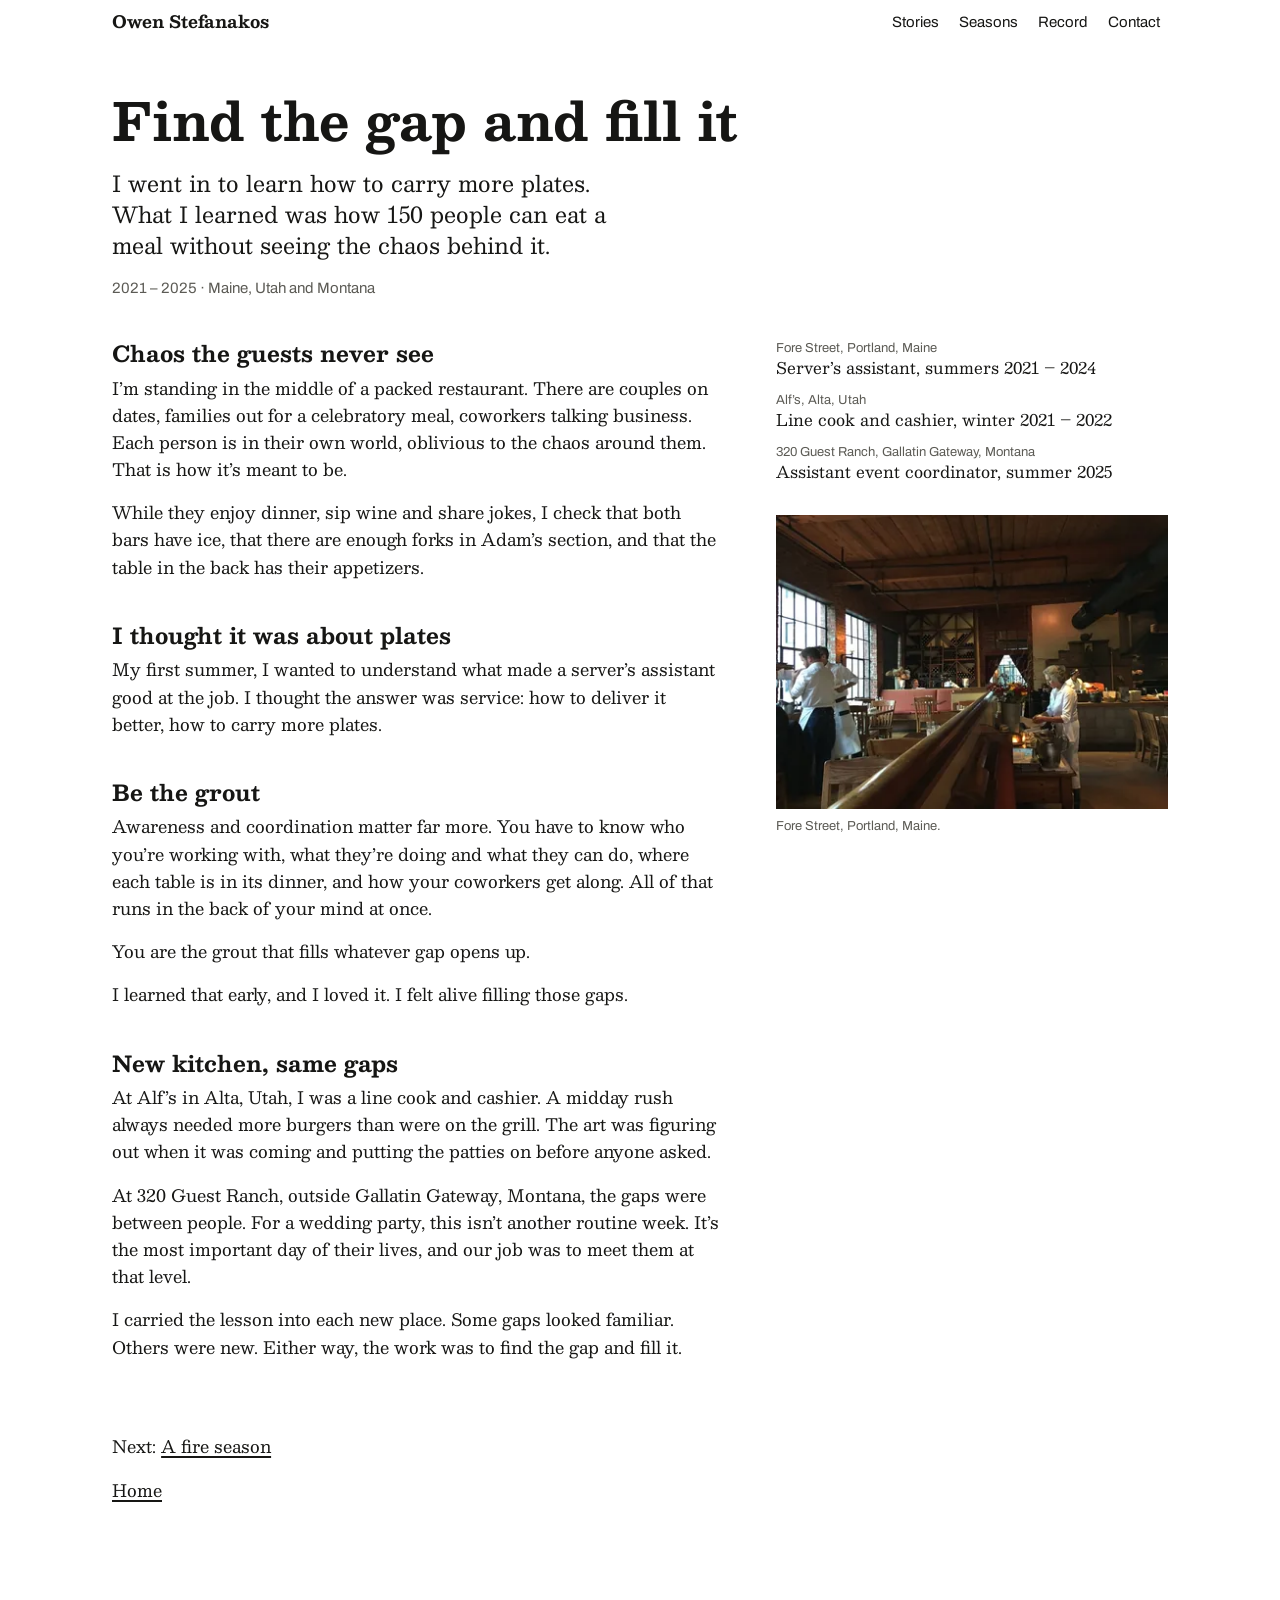
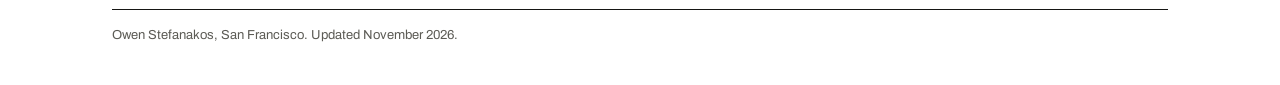
<file: kitchens/index.html>
<!DOCTYPE html>
<html lang="en">
<head>
<meta charset="utf-8">
<meta name="viewport" content="width=device-width,initial-scale=1">
<title>Find the gap and fill it · Owen Stefanakos</title>
<meta name="description" content="Owen Stefanakos on four summers at Fore Street in Portland, Maine: he went in to learn how to carry more plates and came out understanding how a room of 150, and 350 over a night, runs.">
<meta name="color-scheme" content="light dark">
<meta name="theme-color" content="#ffffff" media="(prefers-color-scheme: light)">
<meta name="theme-color" content="#131312" media="(prefers-color-scheme: dark)">
<!-- The social card needs full addresses; nothing on the page itself loads from them. -->
<link rel="canonical" href="https://owenstef.github.io/kitchens/">
<meta property="og:type" content="website">
<meta property="og:title" content="Find the gap and fill it · Owen Stefanakos">
<meta property="og:description" content="Owen Stefanakos on four summers at Fore Street in Portland, Maine: he went in to learn how to carry more plates and came out understanding how a room of 150, and 350 over a night, runs.">
<meta property="og:url" content="https://owenstef.github.io/kitchens/">
<meta property="og:image" content="https://owenstef.github.io/img/preview.png">
<meta property="og:image:width" content="1200">
<meta property="og:image:height" content="630">
<meta property="og:image:alt" content="Owen Stefanakos written in large type on a white card, with one line about him beneath and his portrait photograph on the right.">
<meta name="twitter:card" content="summary_large_image">
<link rel="icon" href="../img/favicon.png" type="image/png" sizes="32x32">
<link rel="apple-touch-icon" href="../img/apple-touch-icon.png">
<link rel="preload" href="../fonts/besley-latin-wght-normal.woff2" as="font" type="font/woff2" crossorigin>
<link rel="preload" href="../fonts/archivo-latin-wdth-normal.woff2" as="font" type="font/woff2" crossorigin>
<link rel="stylesheet" href="../style.css">
</head>
<body>
<a class="skip" href="#main">Skip to the page</a>

<header class="wrap top">
<a class="name" href="../">Owen Stefanakos</a>
<nav aria-label="Sections">
<ul>
<li><a href="../#stories">Stories</a></li>
<li class="nav-seasons"><a href="../#seasons">Seasons</a></li>
<li><a href="../#record">Record</a></li>
<li><a href="../#contact">Contact</a></li>
</ul>
</nav>
</header>

<main id="main" class="wrap">
<article>
<header class="pagehead">
<h1>Find the gap and fill it</h1>
<!-- OWEN: second sentence is your wording, 2026-11-19 (the 350 dropped; the numbers stay in the facts box). -->
<p class="lede">I went in to learn how to carry more plates. What I learned was how 150 people can eat a meal without seeing the chaos behind it.</p>
<p class="meta">2021 – 2025 · Maine, Utah and Montana</p>
</header>

<div class="body">
<aside class="facts side" aria-label="Facts">
<dl>
<!-- OWEN (2026-11-19): your pick: who you were at each place the page names, first summer first, no stats. Titles and dates are from config/evidence.yml. -->
<div><dt>Fore Street, Portland, Maine</dt><dd>Server’s assistant, summers 2021 – 2024</dd></div>
<div><dt>Alf’s, Alta, Utah</dt><dd>Line cook and cashier, winter 2021 – 2022</dd></div>
<div><dt>320 Guest Ranch, Gallatin Gateway, Montana</dt><dd>Assistant event coordinator, summer 2025</dd></div>
</dl>
</aside>

<!-- DRAFT, OWEN: the scene, the question and the finding below are your words from the session, lightly trimmed, nothing added. The Alf’s and ranch paragraphs are Owen’s facts (session 2026-11-16) in lightly trimmed wording; the last line tightens his throughline and is his to change. The title is your pick (2026-11-16). The photo is yours; the caption is mine. docs/voice.md "Website". -->
<!-- OWEN: the four section headers were drafted from your words (chaos, plates, grout, gap) and approved by you on 2026-11-17. -->
<h2 id="a-packed-night">Chaos the guests never see</h2>
<figure class="photo side"><img src="../img/fore-street.webp" srcset="../img/fore-street.webp 1x, ../img/fore-street@2x.webp 2x" alt="The Fore Street dining room before service: brick walls, wooden beams and empty tables, with staff in white setting up near the open kitchen." width="400" height="300"><figcaption>Fore Street, Portland, Maine.</figcaption></figure>
<p>I’m standing in the middle of a packed restaurant. There are couples on dates, families out for a celebratory meal, coworkers talking business. Each person is in their own world, oblivious to the chaos around them. That is how it’s meant to be.</p>
<p>While they enjoy dinner, sip wine and share jokes, I check that both bars have ice, that there are enough forks in Adam’s section, and that the table in the back has their appetizers.</p>

<h2 id="what-i-wanted-to-know">I thought it was about plates</h2>
<p>My first summer, I wanted to understand what made a server’s assistant good at the job. I thought the answer was service: how to deliver it better, how to carry more plates.</p>

<h2 id="what-i-found">Be the grout</h2>
<p>Awareness and coordination matter far more. You have to know who you’re working with, what they’re doing and what they can do, where each table is in its dinner, and how your coworkers get along. All of that runs in the back of your mind at once.</p>
<!-- OWEN: approved 2026-11-19. was "the grout that expands to fit whatever gap emerges". Grout doesn't expand; it's pressed in and fills the gap. Your image, made physically right. -->
<p>You are the grout that fills whatever gap opens up.</p>
<p>I learned that early, and I loved it. I felt alive filling those gaps.</p>

<h2 id="same-thing-elsewhere">New kitchen, same gaps</h2>
<p>At Alf’s in Alta, Utah, I was a line cook and cashier. A midday rush always needed more burgers than were on the grill. The art was figuring out when it was coming and putting the patties on before anyone asked.</p>
<p>At 320 Guest Ranch, outside Gallatin Gateway, Montana, the gaps were between people. For a wedding party, this isn’t another routine week. It’s the most important day of their lives, and our job was to meet them at that level.</p>
<p>I carried the lesson into each new place. Some gaps looked familiar. Others were new. Either way, the work was to find the gap and fill it.</p>
</div>
</article>

<nav class="next" aria-label="Next page">
<p>Next: <a href="../fire-season/">A fire season</a></p>
<p><a href="../">Home</a></p>
</nav>
</main>

<footer class="wrap">
<div class="foot">
<p>Owen Stefanakos, San Francisco. Updated November 2026.</p>
</div>
</footer>
</body>
</html>
</file>
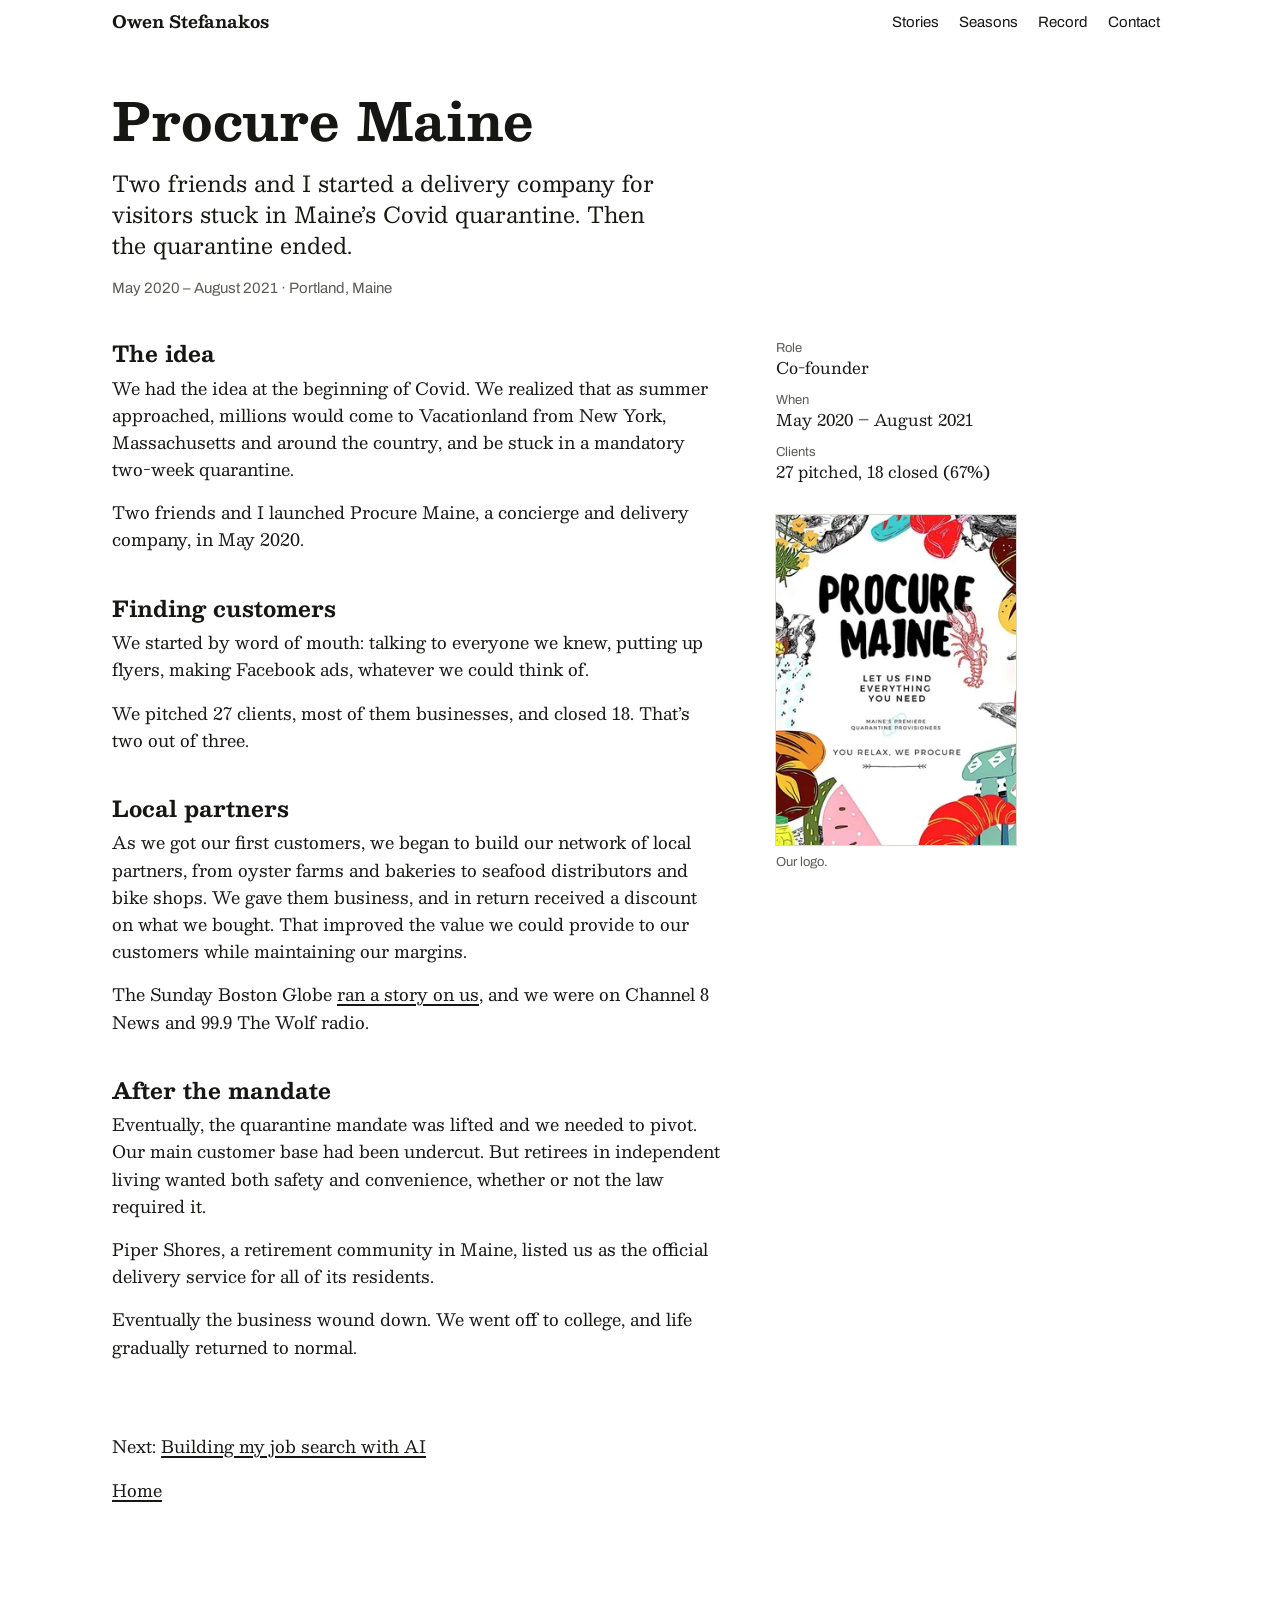
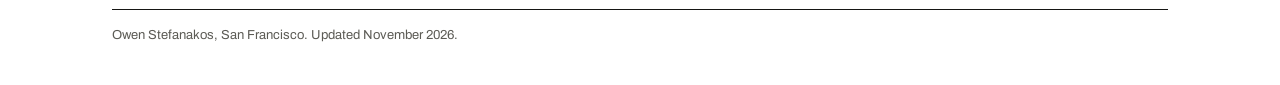
<file: procure-maine/index.html>
<!DOCTYPE html>
<html lang="en">
<head>
<meta charset="utf-8">
<meta name="viewport" content="width=device-width,initial-scale=1">
<title>Procure Maine · Owen Stefanakos</title>
<meta name="description" content="Procure Maine, the concierge and delivery company Owen Stefanakos co-founded in high school during Maine’s Covid quarantine: 27 clients pitched, 18 closed.">
<meta name="color-scheme" content="light dark">
<meta name="theme-color" content="#ffffff" media="(prefers-color-scheme: light)">
<meta name="theme-color" content="#131312" media="(prefers-color-scheme: dark)">
<!-- The social card needs full addresses; nothing on the page itself loads from them. -->
<link rel="canonical" href="https://owenstef.github.io/procure-maine/">
<meta property="og:type" content="website">
<meta property="og:title" content="Procure Maine · Owen Stefanakos">
<meta property="og:description" content="Procure Maine, the concierge and delivery company Owen Stefanakos co-founded in high school during Maine’s Covid quarantine: 27 clients pitched, 18 closed.">
<meta property="og:url" content="https://owenstef.github.io/procure-maine/">
<meta property="og:image" content="https://owenstef.github.io/img/preview.png">
<meta property="og:image:width" content="1200">
<meta property="og:image:height" content="630">
<meta property="og:image:alt" content="Owen Stefanakos written in large type on a white card, with one line about him beneath and his portrait photograph on the right.">
<meta name="twitter:card" content="summary_large_image">
<link rel="icon" href="../img/favicon.png" type="image/png" sizes="32x32">
<link rel="apple-touch-icon" href="../img/apple-touch-icon.png">
<link rel="preload" href="../fonts/besley-latin-wght-normal.woff2" as="font" type="font/woff2" crossorigin>
<link rel="preload" href="../fonts/archivo-latin-wdth-normal.woff2" as="font" type="font/woff2" crossorigin>
<link rel="stylesheet" href="../style.css">
</head>
<body>
<a class="skip" href="#main">Skip to the page</a>

<header class="wrap top">
<a class="name" href="../">Owen Stefanakos</a>
<nav aria-label="Sections">
<ul>
<li><a href="../#stories">Stories</a></li>
<li class="nav-seasons"><a href="../#seasons">Seasons</a></li>
<li><a href="../#record">Record</a></li>
<li><a href="../#contact">Contact</a></li>
</ul>
</nav>
</header>

<main id="main" class="wrap">
<article>
<header class="pagehead">
<h1>Procure Maine</h1>
<p class="lede">Two friends and I started a delivery company for visitors stuck in Maine’s Covid quarantine. Then the quarantine ended.</p>
<p class="meta">May 2020 – August 2021 · Portland, Maine</p>
</header>

<div class="body">
<aside class="facts side" aria-label="Facts">
<dl>
<div><dt>Role</dt><dd>Co-founder</dd></div>
<div><dt>When</dt><dd>May 2020 – August 2021</dd></div>
<div><dt>Clients</dt><dd>27 pitched, 18 closed (67%)</dd></div>
</dl>
</aside>

<!-- DRAFT, OWEN: "The idea", "Finding customers", "Local partners", "After the mandate" and the last line are your words from the session (2026-11-16), trimmed and split into shorter sentences. The 27 and 18, and the press line, are from config/evidence.yml (procure-sales, procure-press). Changed by me: "be impacted by" became "be stuck in"; "regardless of the legality" became "whether or not the law required it"; "our first retirement community partner" became "Piper Shores, a retirement community" (the evidence file says one community, never "communities"). The caption is a placeholder. "In high school" is from CLAUDE.md and the Globe's headline; the lede no longer says it. -->
<h2 id="the-idea">The idea</h2>
<figure class="photo side logo"><img src="../img/procure-logo.webp" srcset="../img/procure-logo.webp 1x, ../img/procure-logo@2x.webp 2x" alt="The Procure Maine logo, ringed with drawings of bread, a lobster, a croissant and a backpack. It reads: Let us find everything you need. Maine’s premiere quarantine provisioners. You relax, we procure." width="280" height="385"><figcaption>Our logo.</figcaption></figure>
<p>We had the idea at the beginning of Covid. We realized that as summer approached, millions would come to Vacationland from New York, Massachusetts and around the country, and be stuck in a mandatory two-week quarantine.</p>
<p>Two friends and I launched Procure Maine, a concierge and delivery company, in May 2020.</p>

<h2 id="finding-customers">Finding customers</h2>
<p>We started by word of mouth: talking to everyone we knew, putting up flyers, making Facebook ads, whatever we could think of.</p>
<p>We pitched 27 clients, most of them businesses, and closed 18. That’s two out of three.</p>

<h2 id="local-partners">Local partners</h2>
<p>As we got our first customers, we began to build our network of local partners, from oyster farms and bakeries to seafood distributors and bike shops. We gave them business, and in return received a discount on what we bought. That improved the value we could provide to our customers while maintaining our margins.</p>
<p>The Sunday Boston Globe <a href="https://www.bostonglobe.com/2020/07/01/lifestyle/3-maine-teens-start-concierge-service-so-tourists-can-quarantine-if-needed/">ran a story on us</a>, and we were on Channel 8 News and 99.9 The Wolf radio.</p>

<h2 id="the-pivot">After the mandate</h2>
<p>Eventually, the quarantine mandate was lifted and we needed to pivot. Our main customer base had been undercut. But retirees in independent living wanted both safety and convenience, whether or not the law required it.</p>
<p>Piper Shores, a retirement community in Maine, listed us as the official delivery service for all of its residents.</p>
<p>Eventually the business wound down. We went off to college, and life gradually returned to normal.</p>
</div>
</article>

<nav class="next" aria-label="Next page">
<p>Next: <a href="../job-search-system/">Building my job search with AI</a></p>
<p><a href="../">Home</a></p>
</nav>
</main>

<footer class="wrap">
<div class="foot">
<p>Owen Stefanakos, San Francisco. Updated November 2026.</p>
</div>
</footer>
</body>
</html>
</file>
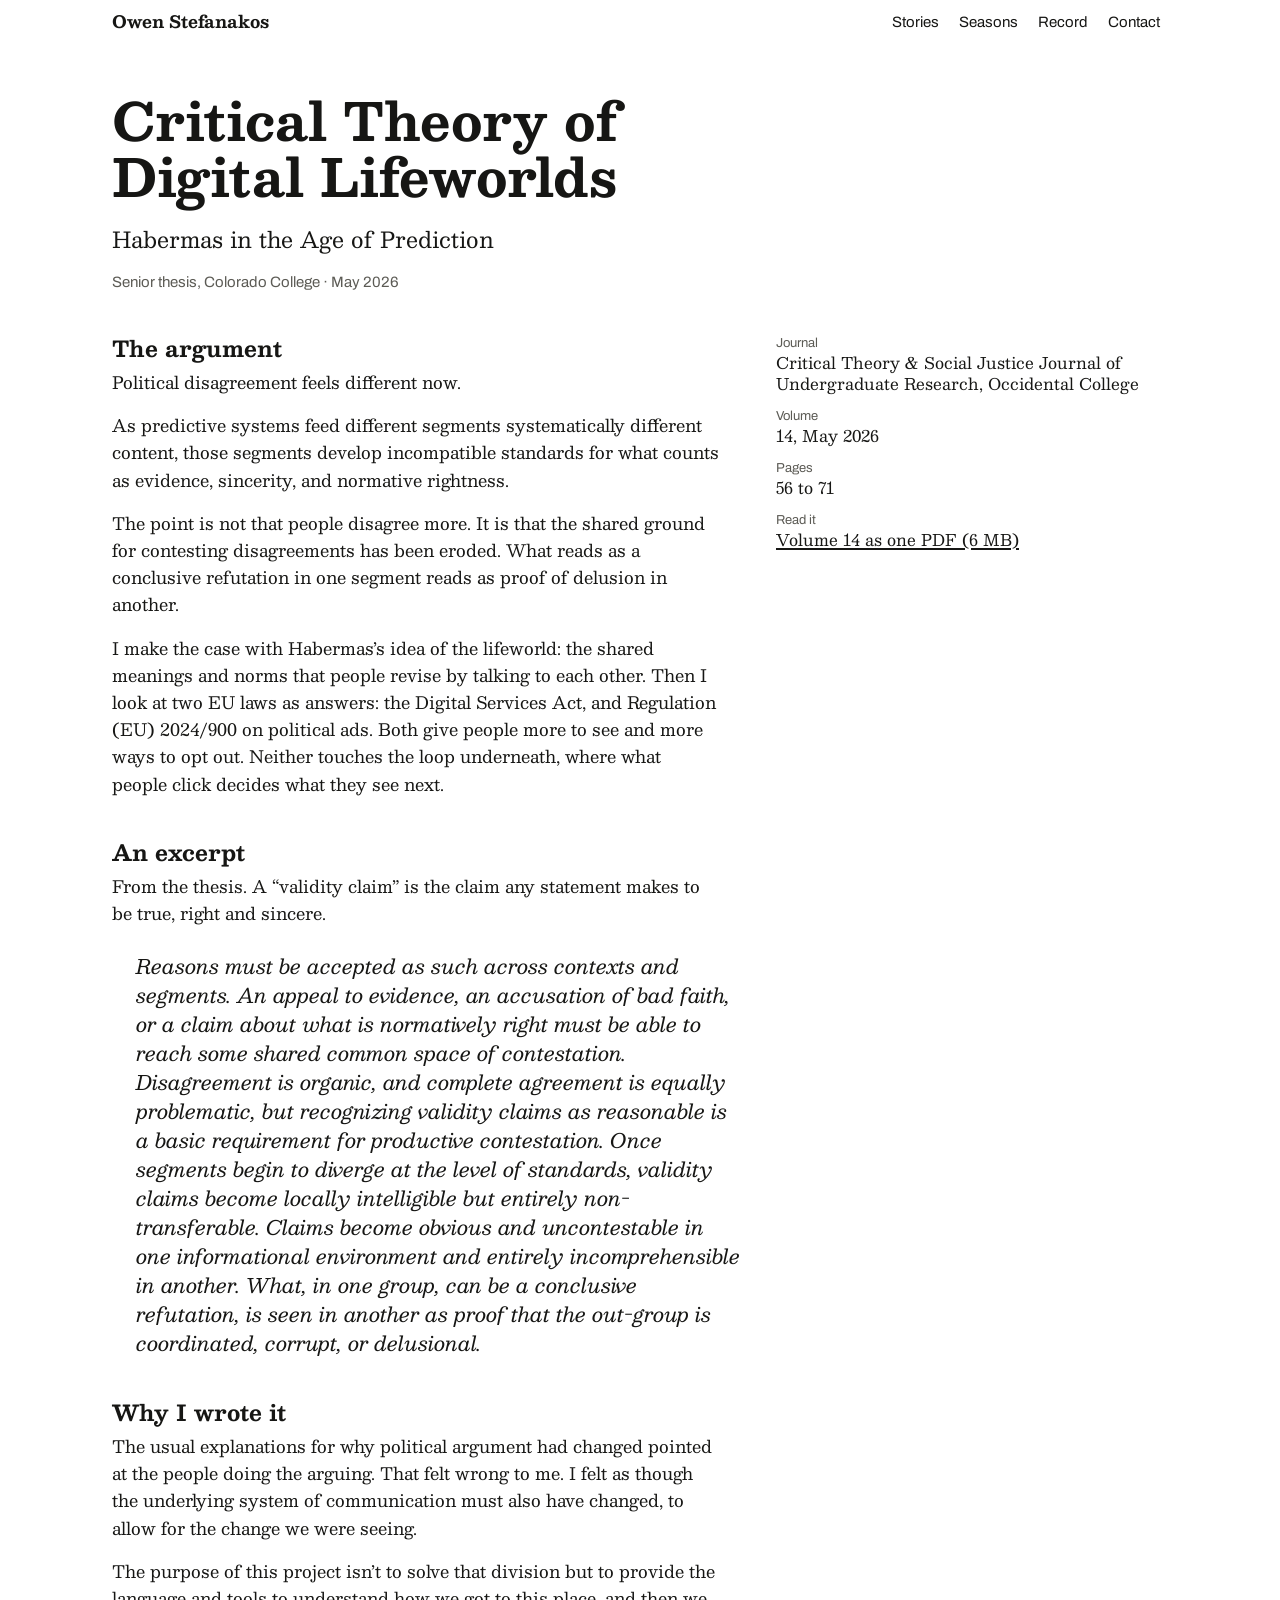
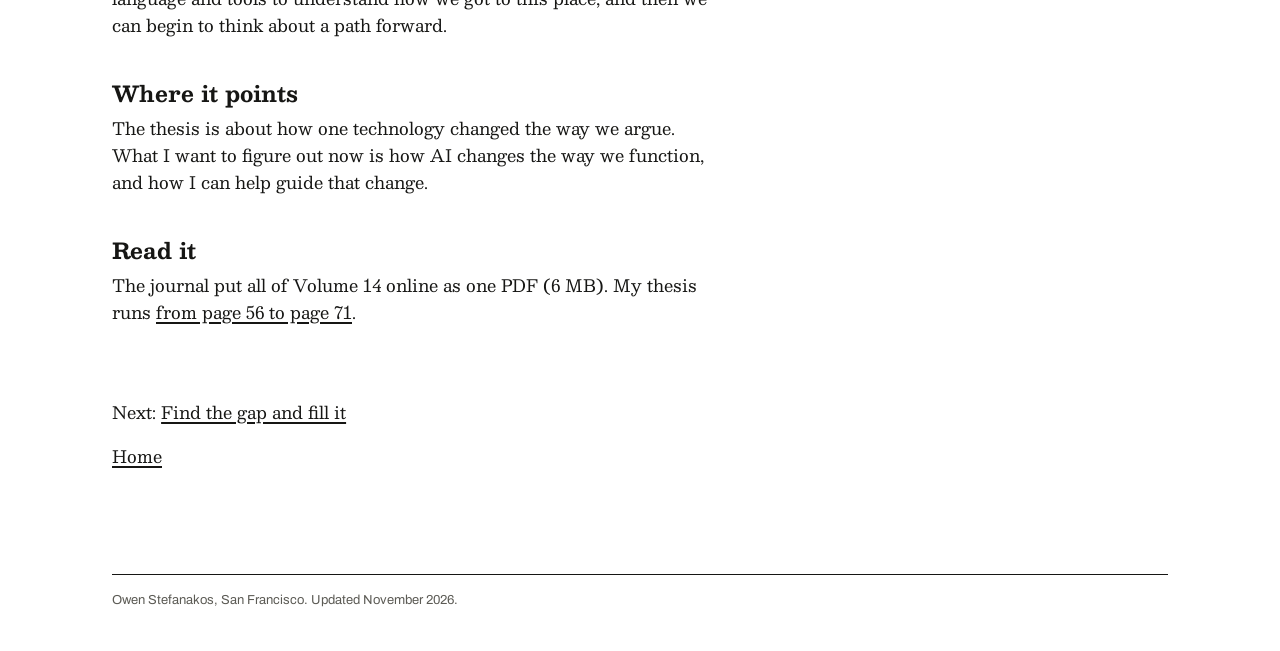
<file: thesis/index.html>
<!DOCTYPE html>
<html lang="en">
<head>
<meta charset="utf-8">
<meta name="viewport" content="width=device-width,initial-scale=1">
<title>Critical Theory of Digital Lifeworlds · Owen Stefanakos</title>
<meta name="description" content="Owen Stefanakos’s senior thesis, published in May 2026: why political disagreement feels different now, read through Habermas.">
<meta name="color-scheme" content="light dark">
<meta name="theme-color" content="#ffffff" media="(prefers-color-scheme: light)">
<meta name="theme-color" content="#131312" media="(prefers-color-scheme: dark)">
<!-- The social card needs full addresses; nothing on the page itself loads from them. -->
<link rel="canonical" href="https://owenstef.github.io/thesis/">
<meta property="og:type" content="website">
<meta property="og:title" content="Critical Theory of Digital Lifeworlds · Owen Stefanakos">
<meta property="og:description" content="Owen Stefanakos’s senior thesis, published in May 2026: why political disagreement feels different now, read through Habermas.">
<meta property="og:url" content="https://owenstef.github.io/thesis/">
<meta property="og:image" content="https://owenstef.github.io/img/preview.png">
<meta property="og:image:width" content="1200">
<meta property="og:image:height" content="630">
<meta property="og:image:alt" content="Owen Stefanakos written in large type on a white card, with one line about him beneath and his portrait photograph on the right.">
<meta name="twitter:card" content="summary_large_image">
<link rel="icon" href="../img/favicon.png" type="image/png" sizes="32x32">
<link rel="apple-touch-icon" href="../img/apple-touch-icon.png">
<link rel="preload" href="../fonts/besley-latin-wght-normal.woff2" as="font" type="font/woff2" crossorigin>
<link rel="preload" href="../fonts/archivo-latin-wdth-normal.woff2" as="font" type="font/woff2" crossorigin>
<link rel="stylesheet" href="../style.css">
</head>
<body>
<a class="skip" href="#main">Skip to the page</a>

<header class="wrap top">
<a class="name" href="../">Owen Stefanakos</a>
<nav aria-label="Sections">
<ul>
<li><a href="../#stories">Stories</a></li>
<li class="nav-seasons"><a href="../#seasons">Seasons</a></li>
<li><a href="../#record">Record</a></li>
<li><a href="../#contact">Contact</a></li>
</ul>
</nav>
</header>

<main id="main" class="wrap">
<article>
<header class="pagehead">
<h1>Critical Theory of Digital Lifeworlds</h1>
<p class="lede">Habermas in the Age of Prediction</p>
<p class="meta">Senior thesis, Colorado College · May 2026</p>
</header>

<div class="body">
<aside class="facts side" aria-label="Facts">
<dl>
<div><dt>Journal</dt><dd>Critical Theory &amp; Social Justice Journal of Undergraduate Research, Occidental College</dd></div>
<div><dt>Volume</dt><dd>14, May 2026</dd></div>
<div><dt>Pages</dt><dd>56 to 71</dd></div>
<div><dt>Read it</dt><dd><a href="https://www.oxy.edu/sites/default/files/VOL_14_FINAL.pdf#page=64">Volume 14 as one PDF (6 MB)</a></dd></div>
</dl>
</aside>

<!-- OWEN: the first three paragraphs under The argument are your own words from your thesis slides ("Owen Thesis Presentation"); the fourth is my draft. The excerpt is your answer to the second objection, word for word as printed (page 65). The last line under Why I wrote it is from your last slide. Each quote needs your OK before it goes live. -->
<h2 id="the-argument">The argument</h2>
<p>Political disagreement feels different now.</p>
<p>As predictive systems feed different segments systematically different content, those segments develop incompatible standards for what counts as evidence, sincerity, and normative rightness.</p>
<p>The point is not that people disagree more. It is that the shared ground for contesting disagreements has been eroded. What reads as a conclusive refutation in one segment reads as proof of delusion in another.</p>
<p>I make the case with Habermas’s idea of the lifeworld: the shared meanings and norms that people revise by talking to each other. Then I look at two EU laws as answers: the Digital Services Act, and Regulation (EU) 2024/900 on political ads. Both give people more to see and more ways to opt out. Neither touches the loop underneath, where what people click decides what they see next.</p>

<h2 id="an-excerpt">An excerpt</h2>
<!-- OWEN: the excerpt you chose on 2026-11-17 ("Divergent Norms"), checked word for word against the printed journal that day. The line above it is drafted for you. -->
<p>From the thesis. A “validity claim” is the claim any statement makes to be true, right and sincere.</p>
<blockquote>
<p>Reasons must be accepted as such across contexts and segments. An appeal to evidence, an accusation of bad faith, or a claim about what is normatively right must be able to reach some shared common space of contestation. Disagreement is organic, and complete agreement is equally problematic, but recognizing validity claims as reasonable is a basic requirement for productive contestation. Once segments begin to diverge at the level of standards, validity claims become locally intelligible but entirely non-transferable. Claims become obvious and uncontestable in one informational environment and entirely incomprehensible in another. What, in one group, can be a conclusive refutation, is seen in another as proof that the out-group is coordinated, corrupt, or delusional.</p>
</blockquote>

<h2 id="why-i-wrote-it">Why I wrote it</h2>
<!-- DRAFT, OWEN: the first sentence is mine, written to keep the politician out (your call, 2026-11-16); the next two are what you said that day. -->
<p>The usual explanations for why political argument had changed pointed at the people doing the arguing. That felt wrong to me. I felt as though the underlying system of communication must also have changed, to allow for the change we were seeing.</p>
<p>The purpose of this project isn’t to solve that division but to provide the language and tools to understand how we got to this place, and then we can begin to think about a path forward.</p>

<!-- DRAFT, OWEN: this section is mine, written to docs/voice.md at your request (2026-11-16). Change any of it. -->
<h2 id="where-it-points">Where it points</h2>
<!-- OWEN: approved 2026-11-17. The first sentence is drafted for you; the second is your Now line from the home page. -->
<p>The thesis is about how one technology changed the way we argue. What I want to figure out now is how AI changes the way we function, and how I can help guide that change.</p>

<h2 id="read-it">Read it</h2>
<p>The journal put all of Volume 14 online as one PDF (6 MB). My thesis runs <a href="https://www.oxy.edu/sites/default/files/VOL_14_FINAL.pdf#page=64">from page 56 to page 71</a>.</p>
</div>
</article>

<nav class="next" aria-label="Next page">
<p>Next: <a href="../kitchens/">Find the gap and fill it</a></p>
<p><a href="../">Home</a></p>
</nav>
</main>

<footer class="wrap">
<div class="foot">
<p>Owen Stefanakos, San Francisco. Updated November 2026.</p>
</div>
</footer>
</body>
</html>
</file>
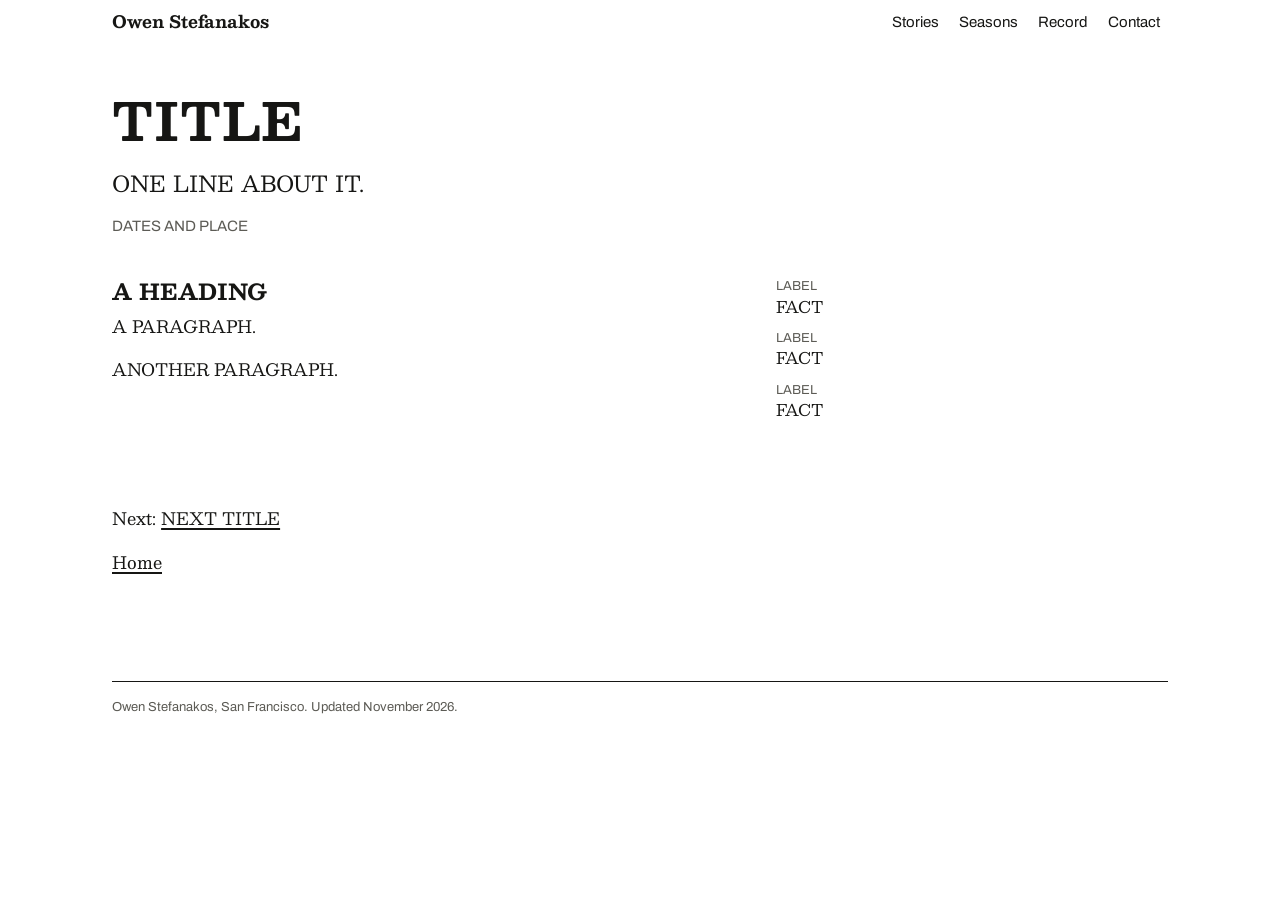
<file: _template.html>
<!DOCTYPE html>
<html lang="en">
<head>
<meta charset="utf-8">
<meta name="viewport" content="width=device-width,initial-scale=1">
<title>TITLE · Owen Stefanakos</title>
<meta name="description" content="ONE SENTENCE ABOUT THIS PIECE.">
<meta name="color-scheme" content="light dark">
<meta name="theme-color" content="#ffffff" media="(prefers-color-scheme: light)">
<meta name="theme-color" content="#131312" media="(prefers-color-scheme: dark)">
<!-- The social card needs full addresses; nothing on the page itself loads from them. -->
<link rel="canonical" href="https://owenstef.github.io/FOLDER-NAME/">
<meta property="og:type" content="website">
<meta property="og:title" content="TITLE · Owen Stefanakos">
<meta property="og:description" content="ONE SENTENCE ABOUT THIS PIECE.">
<meta property="og:url" content="https://owenstef.github.io/FOLDER-NAME/">
<meta property="og:image" content="https://owenstef.github.io/img/preview.png">
<meta property="og:image:width" content="1200">
<meta property="og:image:height" content="630">
<meta property="og:image:alt" content="Owen Stefanakos written in large type on a white card, with one line about him beneath and his portrait photograph on the right.">
<meta name="twitter:card" content="summary_large_image">
<link rel="icon" href="../img/favicon.png" type="image/png" sizes="32x32">
<link rel="apple-touch-icon" href="../img/apple-touch-icon.png">
<link rel="preload" href="../fonts/besley-latin-wght-normal.woff2" as="font" type="font/woff2" crossorigin>
<link rel="preload" href="../fonts/archivo-latin-wdth-normal.woff2" as="font" type="font/woff2" crossorigin>
<link rel="stylesheet" href="../style.css">
</head>
<body>
<!-- Copy this file to FOLDER-NAME/index.html, then replace every word in capitals (the title, description and folder name also appear in the <head> above). -->
<a class="skip" href="#main">Skip to the page</a>

<header class="wrap top">
<a class="name" href="../">Owen Stefanakos</a>
<nav aria-label="Sections">
<ul>
<li><a href="../#stories">Stories</a></li>
<li class="nav-seasons"><a href="../#seasons">Seasons</a></li>
<li><a href="../#record">Record</a></li>
<li><a href="../#contact">Contact</a></li>
</ul>
</nav>
</header>

<main id="main" class="wrap">
<article>
<header class="pagehead">
<h1>TITLE</h1>
<p class="lede">ONE LINE ABOUT IT.</p>
<p class="meta">DATES AND PLACE</p>
</header>

<div class="body">
<!-- Facts for the margin. Replace each word in capitals; delete this whole block if you don't want it. Keep it first. -->
<aside class="facts side" aria-label="Facts">
<dl>
<div><dt>LABEL</dt><dd>FACT</dd></div>
<div><dt>LABEL</dt><dd>FACT</dd></div>
<div><dt>LABEL</dt><dd>FACT</dd></div>
</dl>
</aside>

<!-- A section: copy from <h2> to the last paragraph to add another. Make the id lower case with hyphens. -->
<h2 id="SECTION-NAME">A HEADING</h2>
<p>A PARAGRAPH.</p>

<!-- A photo slot, in the margin beside the paragraph after it. Put it right before the paragraph it goes with.
     To use a real photo, see README.md "Put a photo in place of a placeholder".
     A real photo is <figure class="photo side"> (in the margin) or <figure class="photo wide"> (spans the text column and the margin).
     Anything wide (a diagram, a screenshot) is <figure class="wide">. -->
<p>ANOTHER PARAGRAPH.</p>
</div>
</article>

<!-- The ring of pages: put the title and address of the page that comes after this one. -->
<nav class="next" aria-label="Next page">
<p>Next: <a href="../NEXT-FOLDER/">NEXT TITLE</a></p>
<p><a href="../">Home</a></p>
</nav>
</main>

<footer class="wrap">
<div class="foot">
<p>Owen Stefanakos, San Francisco. Updated November 2026.</p>
</div>
</footer>
</body>
</html>
</file>
<file: style.css>
/* Owen Stefanakos: one stylesheet for the whole site.
   To change the look, edit the list of tokens just below: colours, typefaces, widths.
   Everything else follows from it. */

/* ---------- tokens ---------- */

:root {
  --paper: #ffffff;     /* page background */
  --ink: #161614;       /* text, bars, lines */
  --muted: #5c5b55;     /* small print: dates, places, captions */
  --winter: #e8eff5;    /* the four season tints behind the timeline: pale, so the bars are what you see */
  --spring: #e9f1da;
  --summer: #fff1b3;
  --fall: #f9decb;
  --winter-b: #9dbdd3;  /* the same four at full strength: only the thin band along the top of the timeline */
  --spring-b: #a5c77a;
  --summer-b: #ffd42e;
  --fall-b: #ed9c68;
  --hl: #ffd42e;        /* link highlighter: stays bright in the dark scheme too */
  --rule: #d8d7d0;      /* hairlines between rows in a list */
  --line: #161614;      /* the one line over the footer */
  --serif: "Besley", "Besley Fallback", Georgia, serif;
  --sans: "Archivo", "Archivo Fallback", Arial, sans-serif;
  --measure: 72rem;     /* widest the page gets */
  --prose: 38rem;       /* longest a line of reading text gets */
  --gap: clamp(3.5rem, 8vw, 6rem);   /* space between sections */
  --side: clamp(1.125rem, 4vw, 3rem);
  color-scheme: light dark;
}

@media (prefers-color-scheme: dark) {
  :root {
    --paper: #131312;
    --ink: #edece7;
    --muted: #a3a29b;
    --winter: #1a2630;
    --spring: #1e2a19;
    --summer: #2e290b;
    --fall: #33211a;
    --winter-b: #3f7096;
    --spring-b: #5c8c49;
    --summer-b: #c9a400;
    --fall-b: #b96233;
    --rule: #35352f;
  }
}

/* ---------- fonts ----------
   Besley (a Clarendon) for the name, headings and reading; Archivo (a gothic,
   with a width axis) for small print and the chart. Both SIL Open Font
   License, files and licences in fonts/. The two "Fallback" faces are the
   system font stretched to the same size, so the page does not jump when the
   real font arrives. */
@font-face {
  font-family: "Besley";
  src: url("fonts/besley-latin-wght-normal.woff2") format("woff2");
  font-weight: 400 900;
  font-style: normal;
  font-display: swap;
}
@font-face {
  font-family: "Besley";
  src: url("fonts/besley-latin-wght-italic.woff2") format("woff2");
  font-weight: 400 900;
  font-style: italic;
  font-display: swap;
}
@font-face {
  font-family: "Archivo";
  src: url("fonts/archivo-latin-wdth-normal.woff2") format("woff2");
  font-weight: 100 900;
  font-stretch: 62% 125%;
  font-style: normal;
  font-display: swap;
}
@font-face {
  font-family: "Besley Fallback";
  src: local("Georgia");
  size-adjust: 107%;
}
@font-face {
  font-family: "Archivo Fallback";
  src: local("Arial");
  size-adjust: 97.4%;
}

/* To see every placeholder on the page, uncomment this rule.
.fill { outline: 2px dashed #d33; outline-offset: 2px; } */

/* ---------- base ---------- */

*, *::before, *::after { box-sizing: border-box; }
html {
  -webkit-text-size-adjust: 100%;
  text-size-adjust: 100%;
  scroll-behavior: smooth;
  scroll-padding-top: 1rem;
}
body {
  margin: 0;
  background: var(--paper);
  color: var(--ink);
  font-family: var(--serif);
  font-size: 1.0625rem;
  line-height: 1.6;
  font-kerning: normal;
  overflow-wrap: break-word;
  -webkit-font-smoothing: antialiased;
}
h1, h2, h3, p, ul, ol, figure { margin: 0; }
ul, ol { padding: 0; list-style: none; }
img { max-width: 100%; }

@view-transition { navigation: auto; }
@media (prefers-reduced-motion: reduce) {
  html { scroll-behavior: auto; }
  @view-transition { navigation: none; }
}

.wrap {
  max-width: var(--measure);
  margin-inline: auto;
  padding-inline: var(--side);
}

/* Links: ink and underlined; highlighter yellow when pointed at or focused. */
a {
  color: var(--ink);
  text-decoration: underline;
  text-decoration-thickness: 1.5px;
  text-underline-offset: .15em;
}
a:hover, a:focus-visible {
  background: var(--hl);
  color: #161614;
}
:focus-visible {
  outline: 3px solid var(--ink);
  outline-offset: 3px;
}

.skip {
  position: absolute;
  left: -999rem;
  top: 0;
  padding: .75rem 1rem;
  background: var(--paper);
  font-family: var(--sans);
}
.skip:focus { left: 0; z-index: 10; }

/* Every heading: Besley bold. */
h2 {
  font-weight: 700;
  font-size: 1.75rem;
  line-height: 1.2;
  margin-bottom: .5rem;
}
h3 { font-weight: 600; font-size: 1.25rem; line-height: 1.25; }
section { margin-top: var(--gap); }
section > p { max-width: var(--prose); }
#stories { margin-top: 3.5rem; }

/* ---------- top line ---------- */
/* The home page has only the nav; the other pages put the name before it. */

.top {
  display: flex;
  flex-wrap: wrap;
  align-items: center;
  column-gap: 1rem;
}
.top nav { flex: 1 1 auto; }
.top .name {
  font-family: var(--serif);
  font-weight: 700;
  font-size: 1.0625rem;
  text-decoration: none;
}
.top .name:hover, .top .name:focus-visible { text-decoration: underline; }
.top ul {
  display: flex;
  flex-wrap: wrap;
  justify-content: flex-end;
  column-gap: .25rem;
  font-family: var(--sans);
  font-size: .9375rem;
}
.top ul a { text-decoration: none; }
.top ul a:hover, .top ul a:focus-visible { text-decoration: underline; }
.top ul a {
  display: inline-flex;
  align-items: center;
  min-height: 2.75rem;
  padding-inline: .5rem;
}
.top .name { display: inline-flex; align-items: center; min-height: 2.75rem; }
@media (max-width: 30rem) {
  .top nav { flex-basis: 100%; }
  .top ul { justify-content: flex-start; column-gap: 0; margin-inline: -.5rem; }
  .top ul { font-size: .875rem; }
  .top ul a { padding-inline: .3rem; }
}

/* ---------- masthead ---------- */

.mast {
  display: grid;
  grid-template-columns: repeat(12, minmax(0, 1fr));
  column-gap: 1.5rem;
  margin-top: .25rem;
}
.mast h1 {
  grid-column: 1 / 9;
  font-weight: 700;
  font-size: clamp(2.25rem, 1.4rem + 3.2vw, 3.5rem);
  line-height: 1.05;
  overflow-wrap: anywhere;   /* only matters at extreme zoom */
}
.intro {
  grid-column: 1 / 9;
  max-width: 40rem;
  margin-top: 1rem;
  font-size: clamp(1.1875rem, 1rem + .9vw, 1.5rem);
  line-height: 1.4;
}
.now { grid-column: 1 / 9; max-width: var(--prose); margin-top: 1.5rem; padding-top: 1.25rem; border-top: 1px solid var(--rule); }
.now b { display: table; margin-bottom: .75rem; padding: .125rem .5rem; background: var(--hl); color: #1a1a1a; font-family: var(--sans); font-size: .875rem; font-weight: 700; letter-spacing: .08em; text-transform: uppercase; }

/* Portrait slot and the three contact lines, bottom-aligned with the text. */
.mast-side {
  grid-column: 9 / 13;
  grid-row: 1 / 4;
  align-self: start;
  justify-self: end;
  width: 11rem;
  margin: .5rem 0 -2rem;   /* lines the portrait up with the top of the name's letters; it may hang into the gap below, so it does not push the chart down */
  display: flex;
  flex-direction: column;
  gap: .875rem;
  font-family: var(--sans);
  font-size: .9375rem;
  line-height: 1.5;
}
.mast-side .portrait { width: 11rem; }
.mast-side p { display: block; }

@media (max-width: 47.99rem) {
  .mast { grid-template-columns: minmax(0, 1fr) 5.5rem; column-gap: 1rem; }
  .mast h1 { grid-column: 1; grid-row: 1; align-self: end; }
  .mast-side { display: contents; }
  .mast-side .portrait {
    grid-column: 2; grid-row: 1;
    width: 5.5rem;
    margin-top: 0;
  }
  .intro, .now { grid-column: 1 / -1; }
  .mast-side .lines {
    grid-column: 1 / -1;
    margin-top: 1rem;
    font-family: var(--sans);
    font-size: .9375rem;
    line-height: 1.5;
  }
}

/* ---------- photo slot ---------- */

.ph {
  display: flex;
  align-items: flex-end;
  padding: .5rem;
  background: var(--winter);
  font-family: var(--sans);
  font-size: .75rem;
  line-height: 1.3;
  color: var(--ink);
  overflow: hidden;
}
.portrait { aspect-ratio: 4 / 5; }
@media (max-width: 47.99rem) { .ph { padding: .375rem; } }
.photo img { width: 100%; height: auto; display: block; }

/* ---------- the timeline ----------
   One horizontal axis, January 2016 to December 2026, that scrolls sideways
   inside .tl. 132 month columns of --mw each. A bar's class says where it goes:
   y16..y26 + f1..f12 = the year and first month, e16..e26 + t1..t12 = the year
   (omit when the same) and last month, l1..l7 = the lane (row). */

.key {
  margin-top: .75rem;
  font-family: var(--sans);
  font-size: .75rem;
  color: var(--muted);
  max-width: none;
  display: flex;
  flex-wrap: wrap;
  gap: .25rem .5rem;
}
.key span { display: inline-flex; align-items: baseline; }
.key i {
  display: inline-block;
  width: 1rem;
  height: .5rem;
  margin-right: .25rem;
  flex: none;
  background: var(--ink);
}
/* the led swatch is a thin band, the role swatch a small bracket, like the bars */
.key i.l { height: .25rem; }
.key i.o { height: .5rem; background: none; border: 2px solid var(--ink); border-top: 0; }
.key i.s { height: .75rem; background: var(--c); border: 1px solid var(--rule); }
.key .cue { color: var(--ink); }

.tl {
  --yw: 14rem;                 /* one year */
  --mw: calc(var(--yw) / 12);  /* one month */
  --lane: 2rem;
  margin-top: .75rem;
  font-family: var(--sans);
  direction: rtl;              /* a scroller that opens at its right (recent) end with no script; the content below is ltr again */
  overflow-x: auto;
  overscroll-behavior-x: contain;
  scrollbar-width: thin;
  scrollbar-color: var(--muted) var(--rule);
}
.tl-in {
  direction: ltr;
  display: grid;
  grid-template-columns: repeat(132, var(--mw));
  grid-template-rows: 1.75rem repeat(7, var(--lane));
  width: max-content;
  padding: 0 0 .375rem 0;      /* the tints run to the end of December 2026; the last labels (.back) read leftward so none runs past it */
  background-clip: content-box;
  background-origin: content-box;
  background-repeat: repeat-x;
  background-size: var(--yw) 100%, var(--yw) 100%, var(--yw) .3125rem;
  background-image:
    linear-gradient(to right, var(--rule) 0 1px, transparent 1px),
    linear-gradient(to right,
      var(--winter) 0 16.667%,
      var(--spring) 16.667% 41.667%,
      var(--summer) 41.667% 66.667%,
      var(--fall) 66.667% 91.667%,
      var(--winter) 91.667% 100%),
    linear-gradient(to right,
      var(--winter-b) 0 16.667%,
      var(--spring-b) 16.667% 41.667%,
      var(--summer-b) 41.667% 66.667%,
      var(--fall-b) 66.667% 91.667%,
      var(--winter-b) 91.667% 100%);
}
.tl-in > ol { display: contents; }

/* Year numerals along the top, each at its January. */
.yl {
  grid-row: 1;
  grid-column: calc(var(--y) * 12 + 1) / span 12;
  padding: .5rem 0 0 .375rem;
  font-weight: 700;
  font-size: 1rem;
  line-height: 1;
}

/* A bar: the line sits at the foot of its lane, the label above it. */
.b {
  --e: var(--y);
  position: relative;
  grid-column: calc(var(--y) * 12 + var(--f)) / calc(var(--e) * 12 + var(--t) + 1);
  min-width: 0;
  color: var(--ink);
}
.b::after { content: ""; position: absolute; left: 1px; right: 1px; bottom: 0; }
.job::after { height: .5rem; background: var(--ink); }                 /* paid work or a business: solid */
.led::after { height: .25rem; background: var(--ink); }                /* a role held a year or more: thin band */
.role::after { left: 0; right: 0; height: .4rem; border: 2px solid var(--ink); border-top: 0; }   /* school, boards, terms abroad: bracket */
.mark { --t: var(--f); }
.mark::after { width: .5rem; height: .5rem; right: auto; border-radius: 50%; background: var(--ink); }   /* a single date: a dot */
.lb {
  position: absolute;
  left: 0;
  bottom: .675rem;
  font-size: .8125rem;
  font-stretch: 88%;
  line-height: 1;
  white-space: nowrap;
}
.mark .lb { left: .75rem; bottom: .0625rem; }
.back .lb { left: auto; right: 0; text-align: right; }                 /* a label that would run past the end of 2026 reads leftward from its bar */
.mark.back .lb { right: calc(100% + .25rem); }
.lb b { font-weight: 600; }
.lb span { font-weight: 400; margin-left: .25rem; }

.l1 { grid-row: 2; } .l2 { grid-row: 3; } .l3 { grid-row: 4; } .l4 { grid-row: 5; } .l5 { grid-row: 6; } .l6 { grid-row: 7; } .l7 { grid-row: 8; }
.y16{--y:0}.y17{--y:1}.y18{--y:2}.y19{--y:3}.y20{--y:4}.y21{--y:5}
.y22{--y:6}.y23{--y:7}.y24{--y:8}.y25{--y:9}.y26{--y:10}
.e16{--e:0}.e17{--e:1}.e18{--e:2}.e19{--e:3}.e20{--e:4}.e21{--e:5}
.e22{--e:6}.e23{--e:7}.e24{--e:8}.e25{--e:9}.e26{--e:10}
.f1{--f:1}.f2{--f:2}.f3{--f:3}.f4{--f:4}.f5{--f:5}.f6{--f:6}
.f7{--f:7}.f8{--f:8}.f9{--f:9}.f10{--f:10}.f11{--f:11}.f12{--f:12}
.t1{--t:1}.t2{--t:2}.t3{--t:3}.t4{--t:4}.t5{--t:5}.t6{--t:6}
.t7{--t:7}.t8{--t:8}.t9{--t:9}.t10{--t:10}.t11{--t:11}.t12{--t:12}

@media (max-width: 15rem) {   /* only at extreme zoom */
  .top ul { margin-inline: 0; }
  .top ul a { padding-inline: .1rem; }
  .mast { grid-template-columns: minmax(0, 1fr) 3rem; }
  .mast-side .portrait { width: 3rem; }
}

/* ---------- the stories: one row each, kind and year, title, the question it opens on ---------- */

.stories { margin-top: 1.25rem; border-bottom: 1px solid var(--rule); }
.stories li {
  display: grid;
  grid-template-columns: 9.5rem minmax(0, 21rem) minmax(0, 1fr);
  column-gap: 1.25rem;
  align-items: baseline;
  padding-block: .875rem;
  border-top: 1px solid var(--rule);
}
.stories .kind { font-family: var(--sans); font-size: .875rem; line-height: 1.5; color: var(--muted); }
.stories h3 { font-size: 1.25rem; font-weight: 600; line-height: 1.4; }
/* The yellow is painted on the link's whole content box, which is taller than the line (34px of yellow on a 28px line at 20px type), so on a two-line title line two's yellow covered the descenders of line one, and the .25rem of vertical padding made it worse. The highlight is now a band 76% of that box, which is shorter than the line. */
.stories h3 a { padding-block: 0; }
.stories h3 a:hover, .stories h3 a:focus-visible {
  background: linear-gradient(to bottom, transparent 12%, var(--hl) 12% 88%, transparent 88%);
}
.stories p { max-width: 34rem; font-size: 1rem; line-height: 1.5; }
@media (max-width: 59.99rem) {
  .stories li { grid-template-columns: 9.5rem minmax(0, 1fr); }
  .stories p { grid-column: 2; }
}
@media (max-width: 47.99rem) {
  .stories li { grid-template-columns: minmax(0, 1fr); row-gap: .125rem; }
  .stories p { grid-column: 1; }
}

/* ---------- the record ---------- */

.rec { margin-top: 1.5rem; display: grid; row-gap: 1.75rem; }
.rec .yrow { display: grid; grid-template-columns: 4.5rem minmax(0, 1fr); }
.rec h3 { font-weight: 700; font-size: 1.25rem; line-height: 1.5; }
.rec .entry {
  display: grid;
  grid-template-columns: 9.5rem minmax(0, 36rem) minmax(7.5rem, 1fr);
  column-gap: 1.25rem;
  padding-block: .1875rem;
  font-size: 1rem;
  line-height: 1.5;
}
.when, .where { font-family: var(--sans); font-size: .875rem; color: var(--muted); }
.what strong { font-weight: 700; }
.rec .entry > * { overflow-wrap: break-word; }   /* not "anywhere": that lets a column shrink to one letter */
.when { white-space: nowrap; }
/* the fold for the oldest years: its summary is set like a year heading */
.earlier summary { font-weight: 700; font-size: 1.25rem; line-height: 1.5; min-height: 2.75rem; padding-block: .4375rem; cursor: pointer; }
.earlier .yrow { margin-top: 1.75rem; }
@media (max-width: 47.99rem) {
  .rec .yrow { grid-template-columns: minmax(0, 1fr); }
  .rec .entry {
    grid-template-columns: auto minmax(0, 1fr);
    grid-template-areas: "what what" "when where";
    padding-block: .375rem;
    column-gap: .5rem;
  }
  .what { grid-area: what; }
  .when { grid-area: when; }
  .where { grid-area: where; }
  .where { margin-left: 1em; }
}

.passion ul { margin-top: 1rem; max-width: var(--prose); display: grid; gap: 0; }
.passion li { padding-block: .1875rem; font-size: 1rem; line-height: 1.5; }   /* the type, size and spacing of a Record entry's .what */
.small { margin-top: 2.5rem; }
.small p { max-width: var(--prose); }

/* ---------- contact and footer ---------- */

.email {
  display: inline-block;
  margin-top: .5rem;
  font-weight: 600;
  font-size: clamp(1.375rem, 1rem + 2vw, 2rem);
  line-height: 1.3;
  overflow-wrap: anywhere;
}
.contact-more { margin-top: .75rem; }

.foot {
  margin-top: var(--gap);
  padding-block: 1rem 2.5rem;
  border-top: 1.5px solid var(--line);
  font-family: var(--sans);
  font-size: .8125rem;
  line-height: 1.5;
  color: var(--muted);
}

/* ---------- pages of their own: header ---------- */

.pagehead { margin-top: clamp(1.5rem, 4vw, 3rem); }
.pagehead h1 {
  max-width: 20ch;
  font-weight: 700;
  font-size: clamp(2rem, 1.3rem + 3vw, 3.25rem);
  line-height: 1.08;
}
.pagehead .lede {
  max-width: 34rem;
  margin-top: 1.25rem;
  font-size: clamp(1.125rem, 1rem + .7vw, 1.375rem);
  line-height: 1.4;
}
.pagehead .meta {
  max-width: var(--prose);
  margin-top: 1rem;
  font-family: var(--sans);
  font-size: .9375rem;
  line-height: 1.5;
  color: var(--muted);
}

/* ---------- pages of their own: reading column and margin ----------
   --col is the width of the reading column. From 62rem up, margin items (.side)
   float right and fill the space from 3.5rem past the column to the right edge. */

.body { --col: min(var(--prose), 100%); display: flow-root; }
.pagehead + .body { margin-top: 2.5rem; }
@media (min-width: 62rem) { .body { --col: min(var(--prose), 58%); } }
.body > * { max-width: var(--col); }
.body h2 {
  margin-top: 2.5rem;
  margin-bottom: .5rem;
  font-size: 1.375rem;
  line-height: 1.25;
}
.body p, .body ul, .body ol { margin: 0 0 1rem; font-size: 1.0625rem; line-height: 1.6; }
.body ul { list-style: disc; padding-left: 1.25rem; }
.body ol { list-style: decimal; padding-left: 1.5rem; }
.body li { margin-bottom: .5rem; padding-left: .25rem; }
.body blockquote {
  margin: 1.5rem 0 1.5rem 1.5rem;
  font-style: italic;
  font-size: 1.25rem;
  line-height: 1.45;
}
.body blockquote p { margin: 0; font-size: inherit; line-height: inherit; }

.side { margin: 1.5rem 0; }
.facts:first-child { margin-top: 0; }
.facts dl { margin: 0; }
.facts div { margin-bottom: .75rem; }
.facts dt { font-family: var(--sans); font-size: .8125rem; line-height: 1.4; color: var(--muted); }
.facts dd { margin: 0; font-size: 1rem; line-height: 1.35; }
.facts + h2 { margin-top: 0; }
.ph.side { min-height: 6rem; }
.photo.logo img { max-width: 15rem; outline: 1px solid var(--rule); }
@media (min-width: 62rem) {
  .side {
    float: right;
    clear: right;
    width: calc(100% - var(--col) - 3.5rem);
    max-width: none;
    margin: .3rem 0 1rem;
  }
}

/* figures */
figcaption {
  max-width: var(--prose);
  margin-top: .5rem;
  font-family: var(--sans);
  font-size: .8125rem;
  line-height: 1.4;
  color: var(--muted);
}
.body > figure.wide { max-width: none; clear: both; margin: 2rem 0; }   /* the whole width: column and margin */

/* the diagram: boxes outlined in ink, the one highlighted box in the highlighter yellow */
.diagram { display: block; width: 100%; height: auto; }
.diagram text { fill: var(--ink); font-family: var(--sans); }
.diagram .lbl { font-weight: 700; }
.diagram .box { fill: none; stroke: var(--ink); stroke-width: 1.5; }
.diagram .key { fill: var(--hl); stroke: var(--ink); stroke-width: 1.5; }
.diagram .key + text, .diagram text.on-key { fill: #161614; }
.diagram .flow { fill: none; stroke: var(--ink); stroke-width: 1.5; }
.diagram .tip { fill: var(--ink); stroke: none; }
.diagram .rule { stroke: var(--muted); stroke-width: 2; }
.diagram-wide { max-width: 46rem; height: auto; margin-right: auto; }
.diagram-tall { display: none; max-width: 26rem; }
@media (max-width: 47.99rem) { .diagram-wide { display: none; } .diagram-tall { display: block; } }

/* ---------- pages of their own: end of page ---------- */

.next { clear: both; max-width: var(--prose); margin-top: 3rem; }
.next p { display: flex; align-items: center; gap: .3em; min-height: 2.75rem; }
.next a { display: inline-flex; align-items: center; min-height: 2.75rem; }

/* phones: the timeline needs sideways scrolling, so it and its nav link are left out; the Record carries the same lines */
@media (max-width: 47.99rem) { #seasons, .nav-seasons { display: none; } }
</file>
